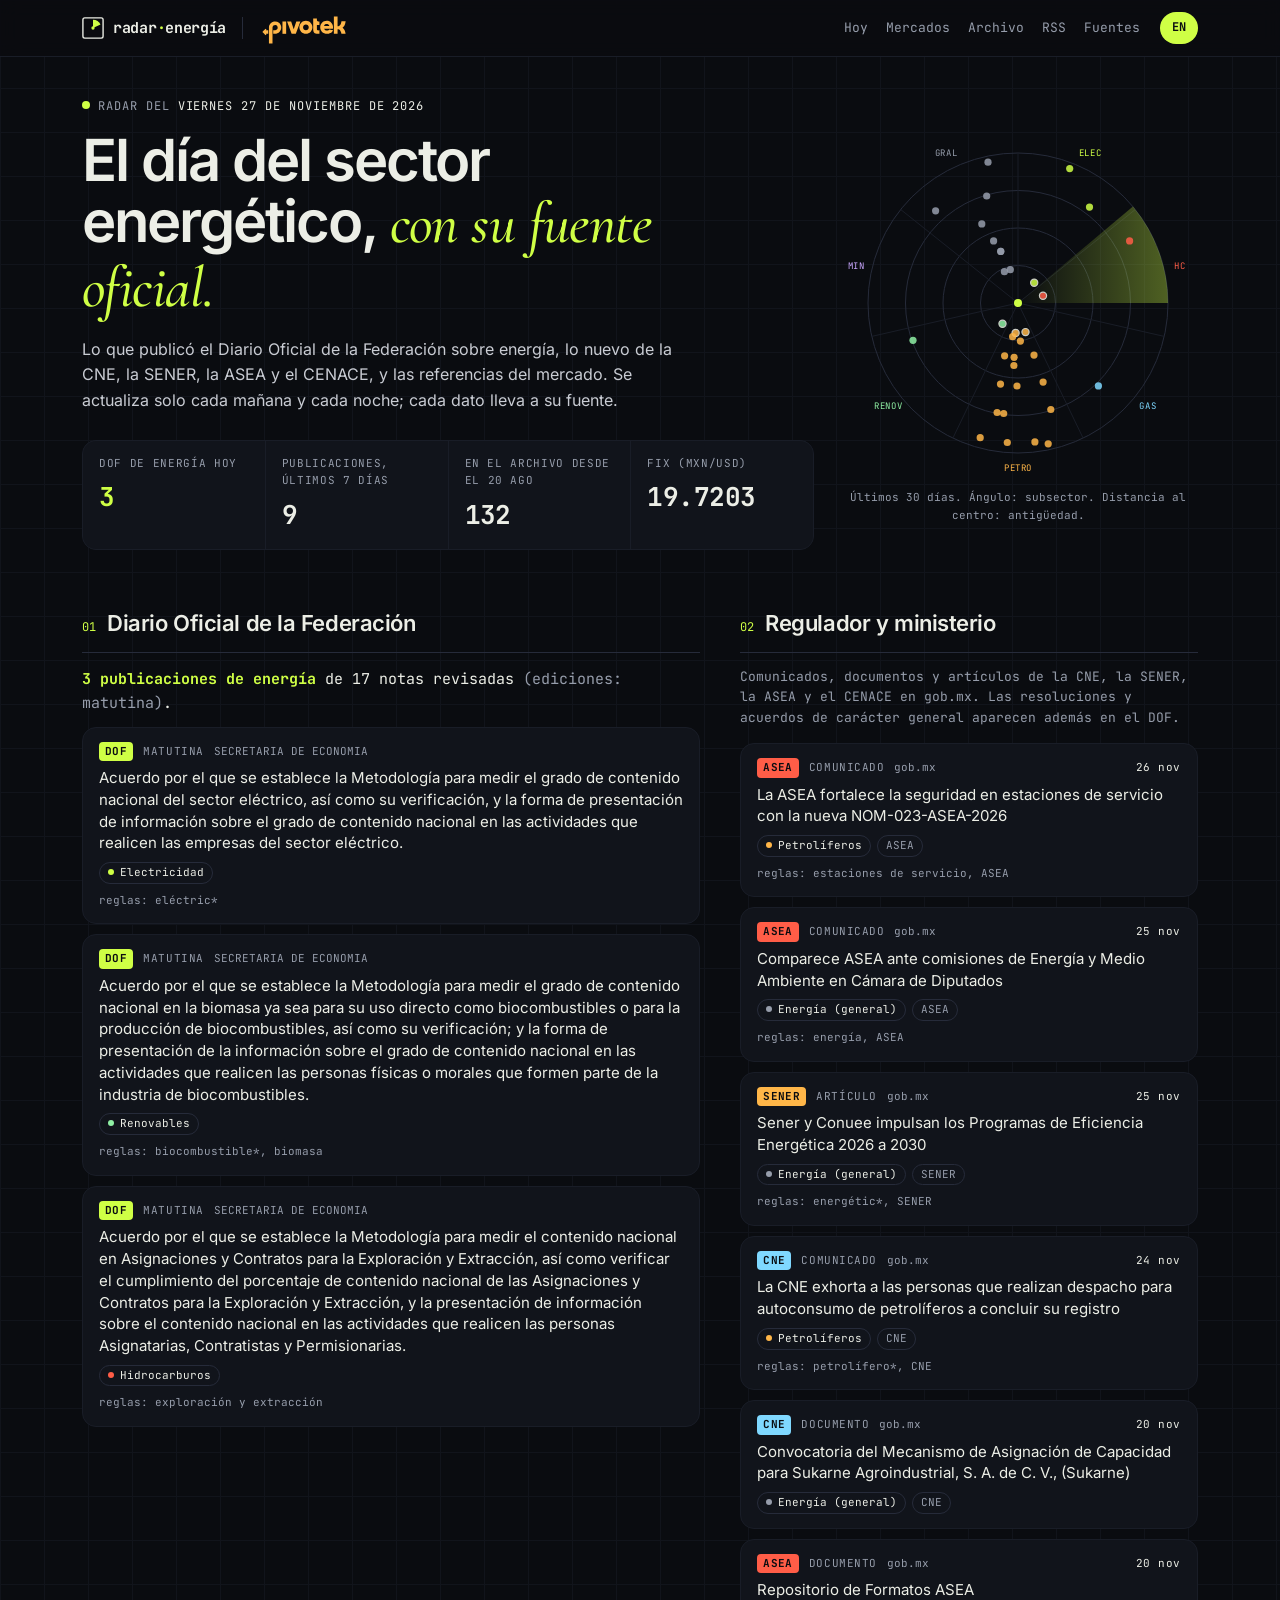
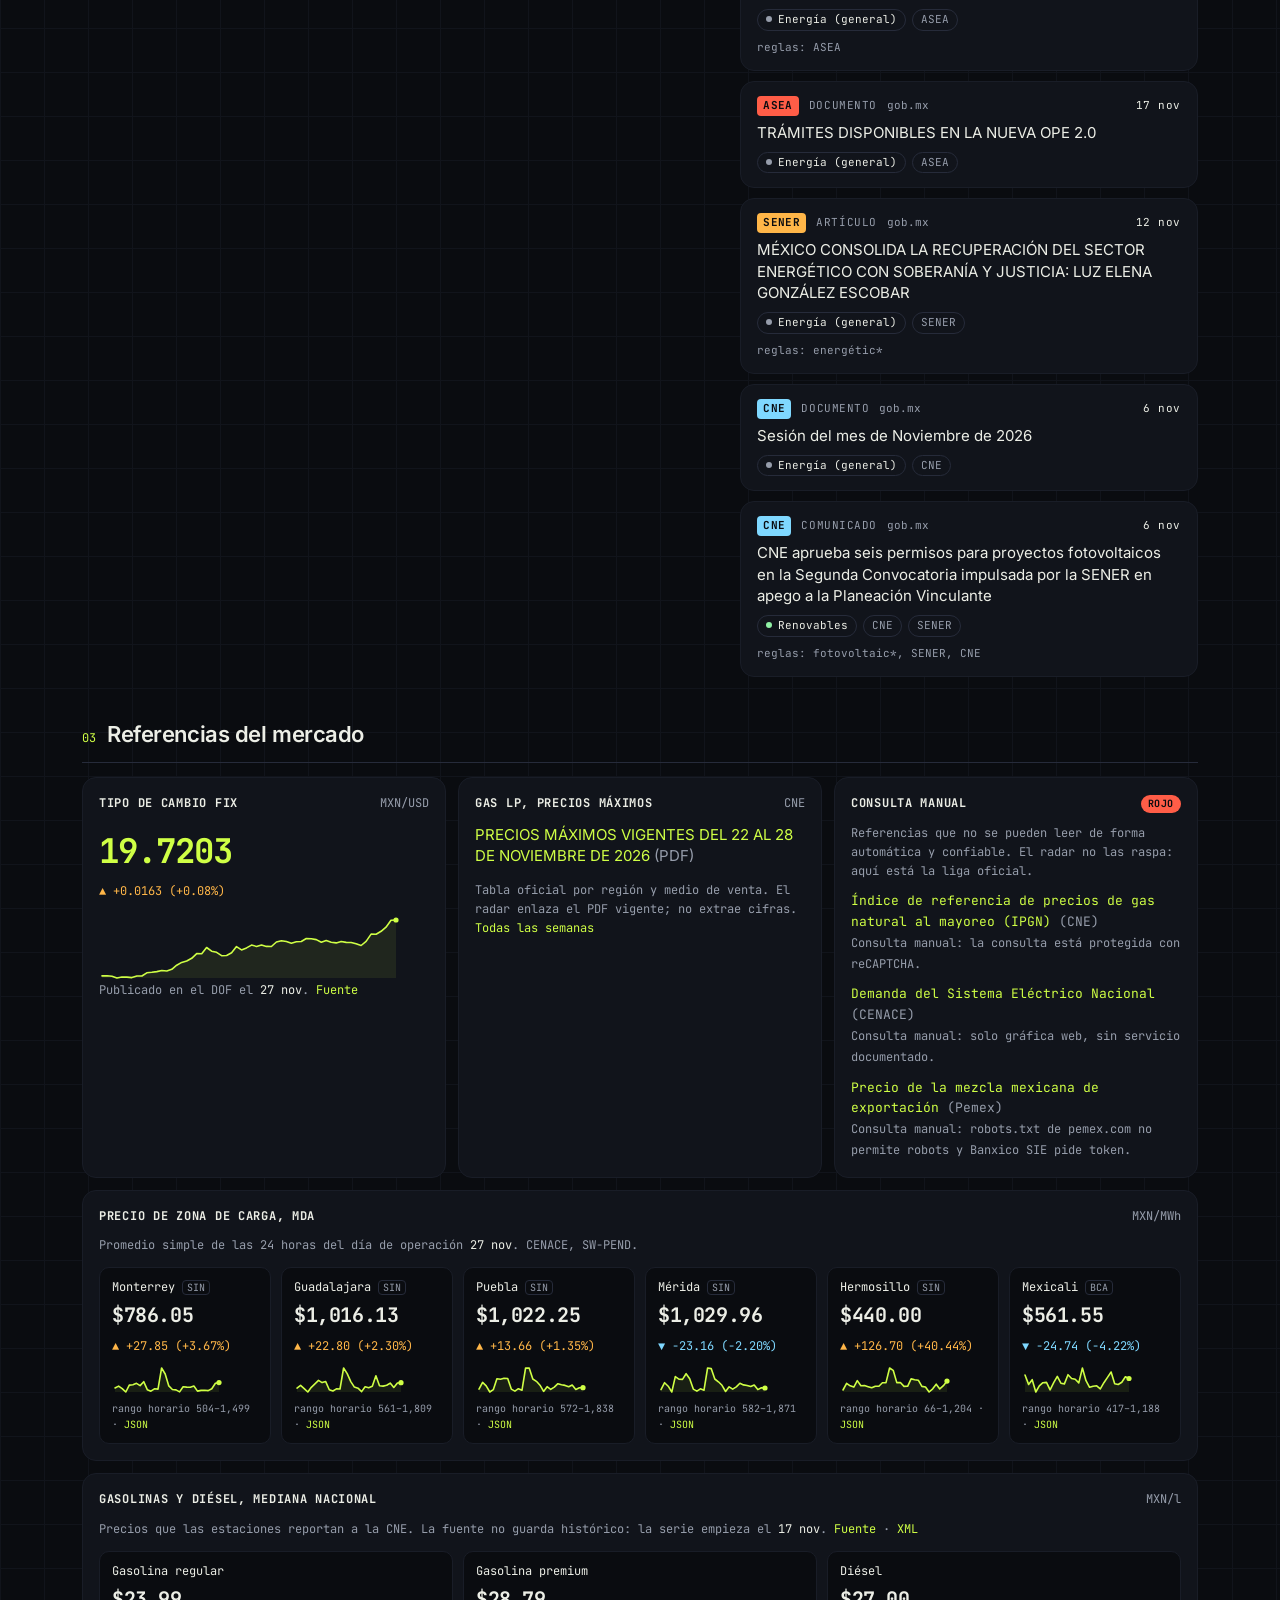
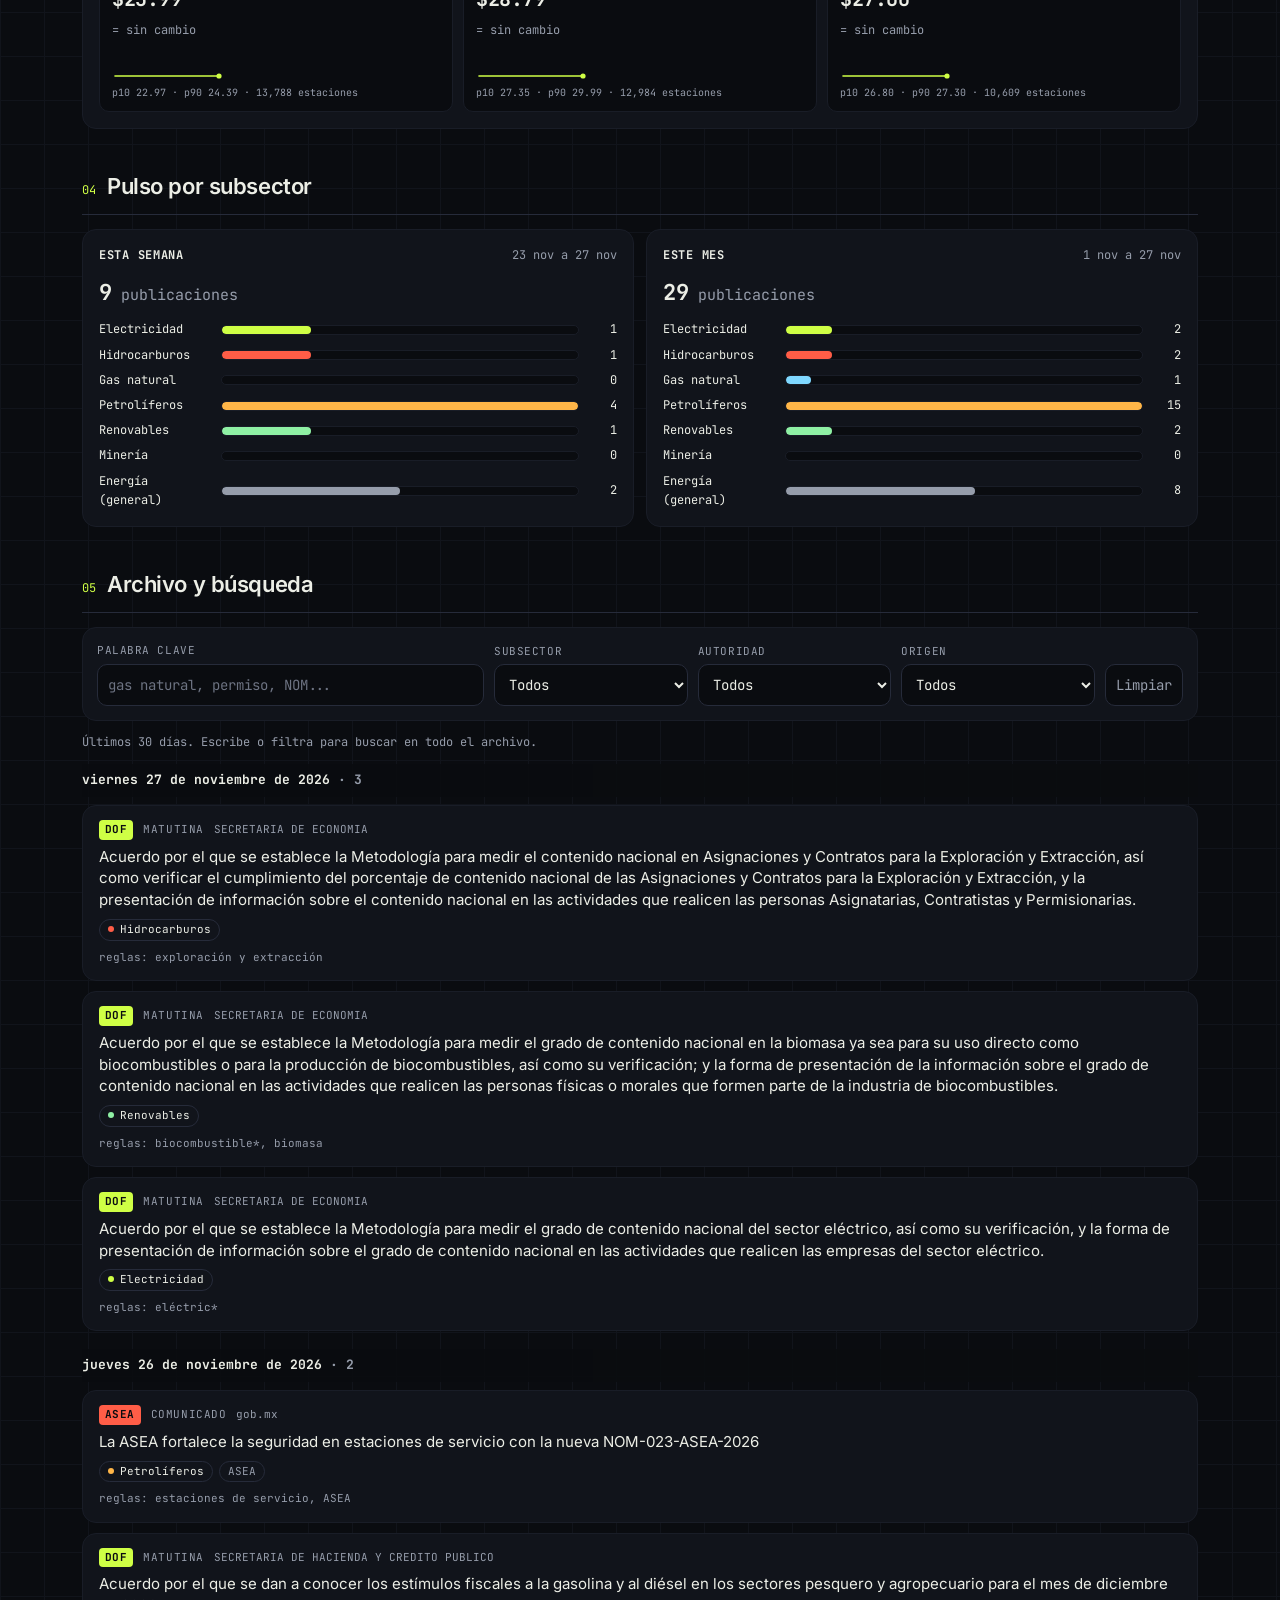
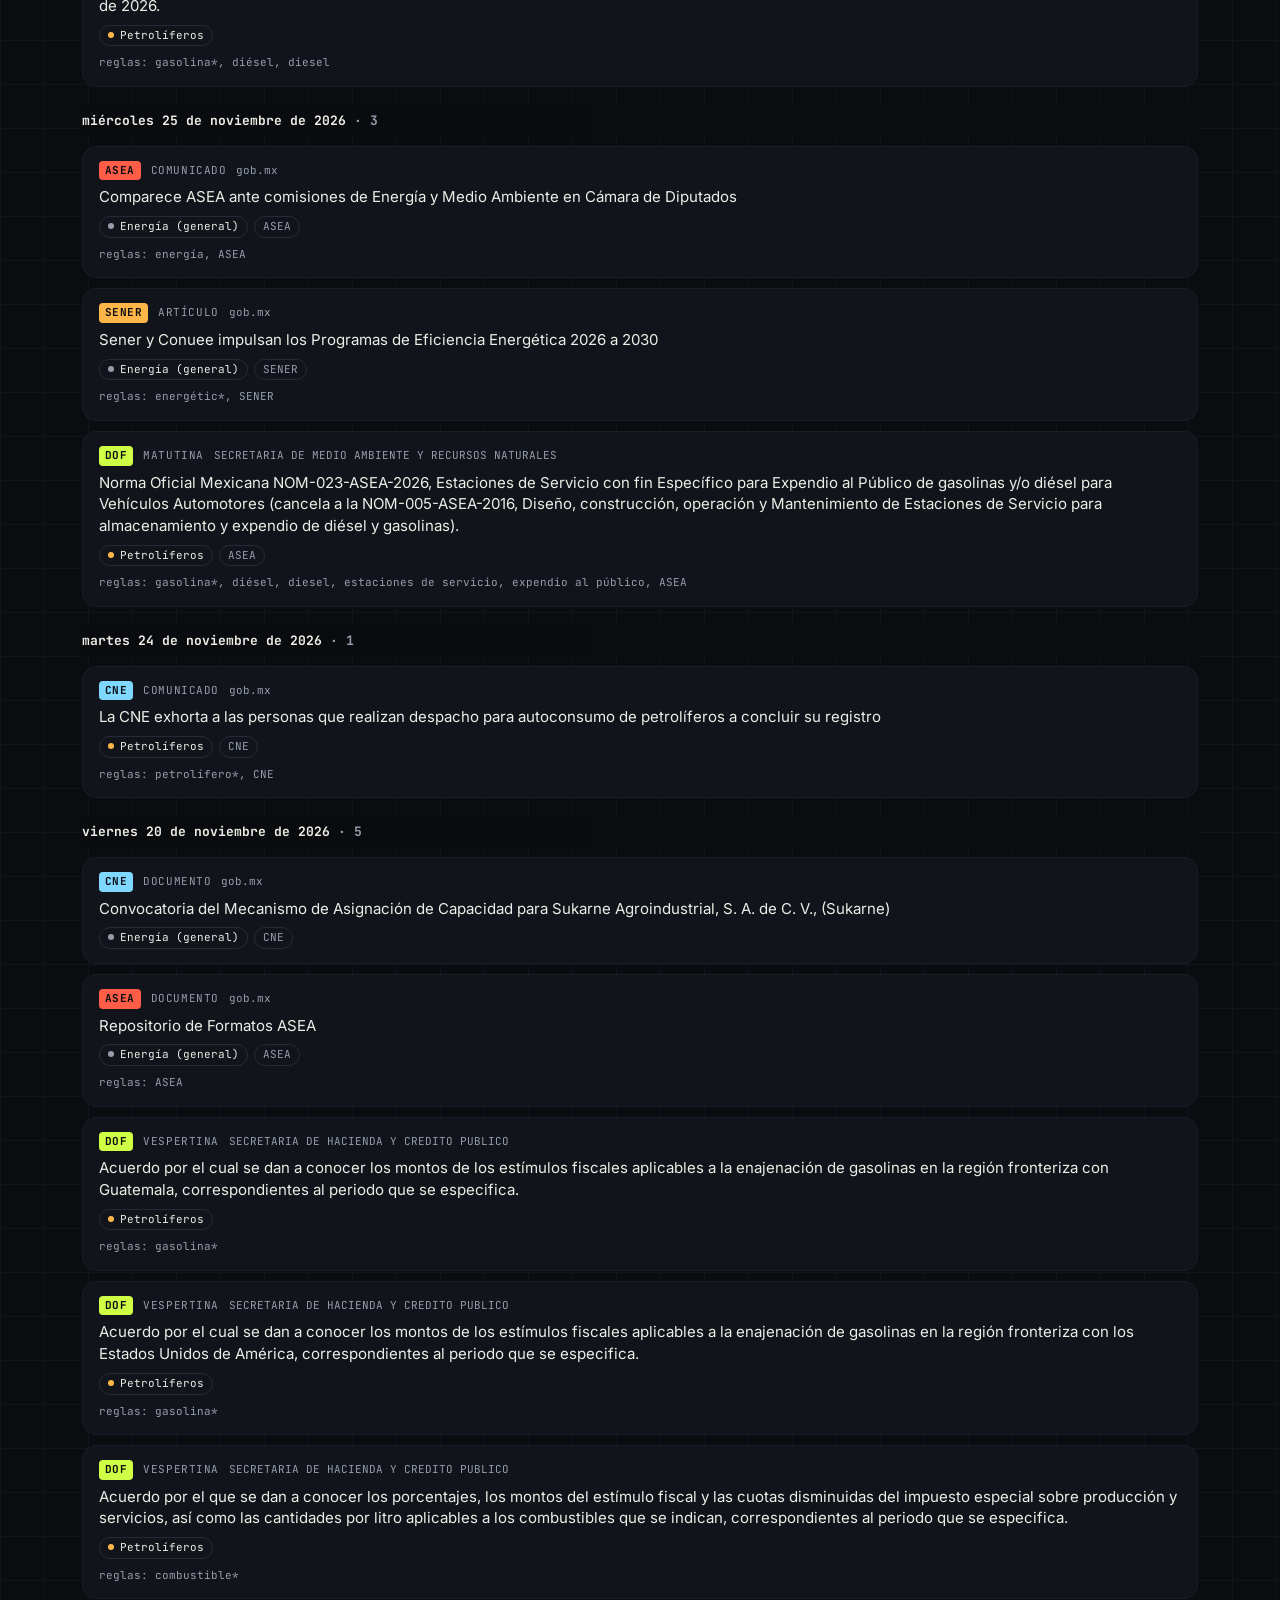
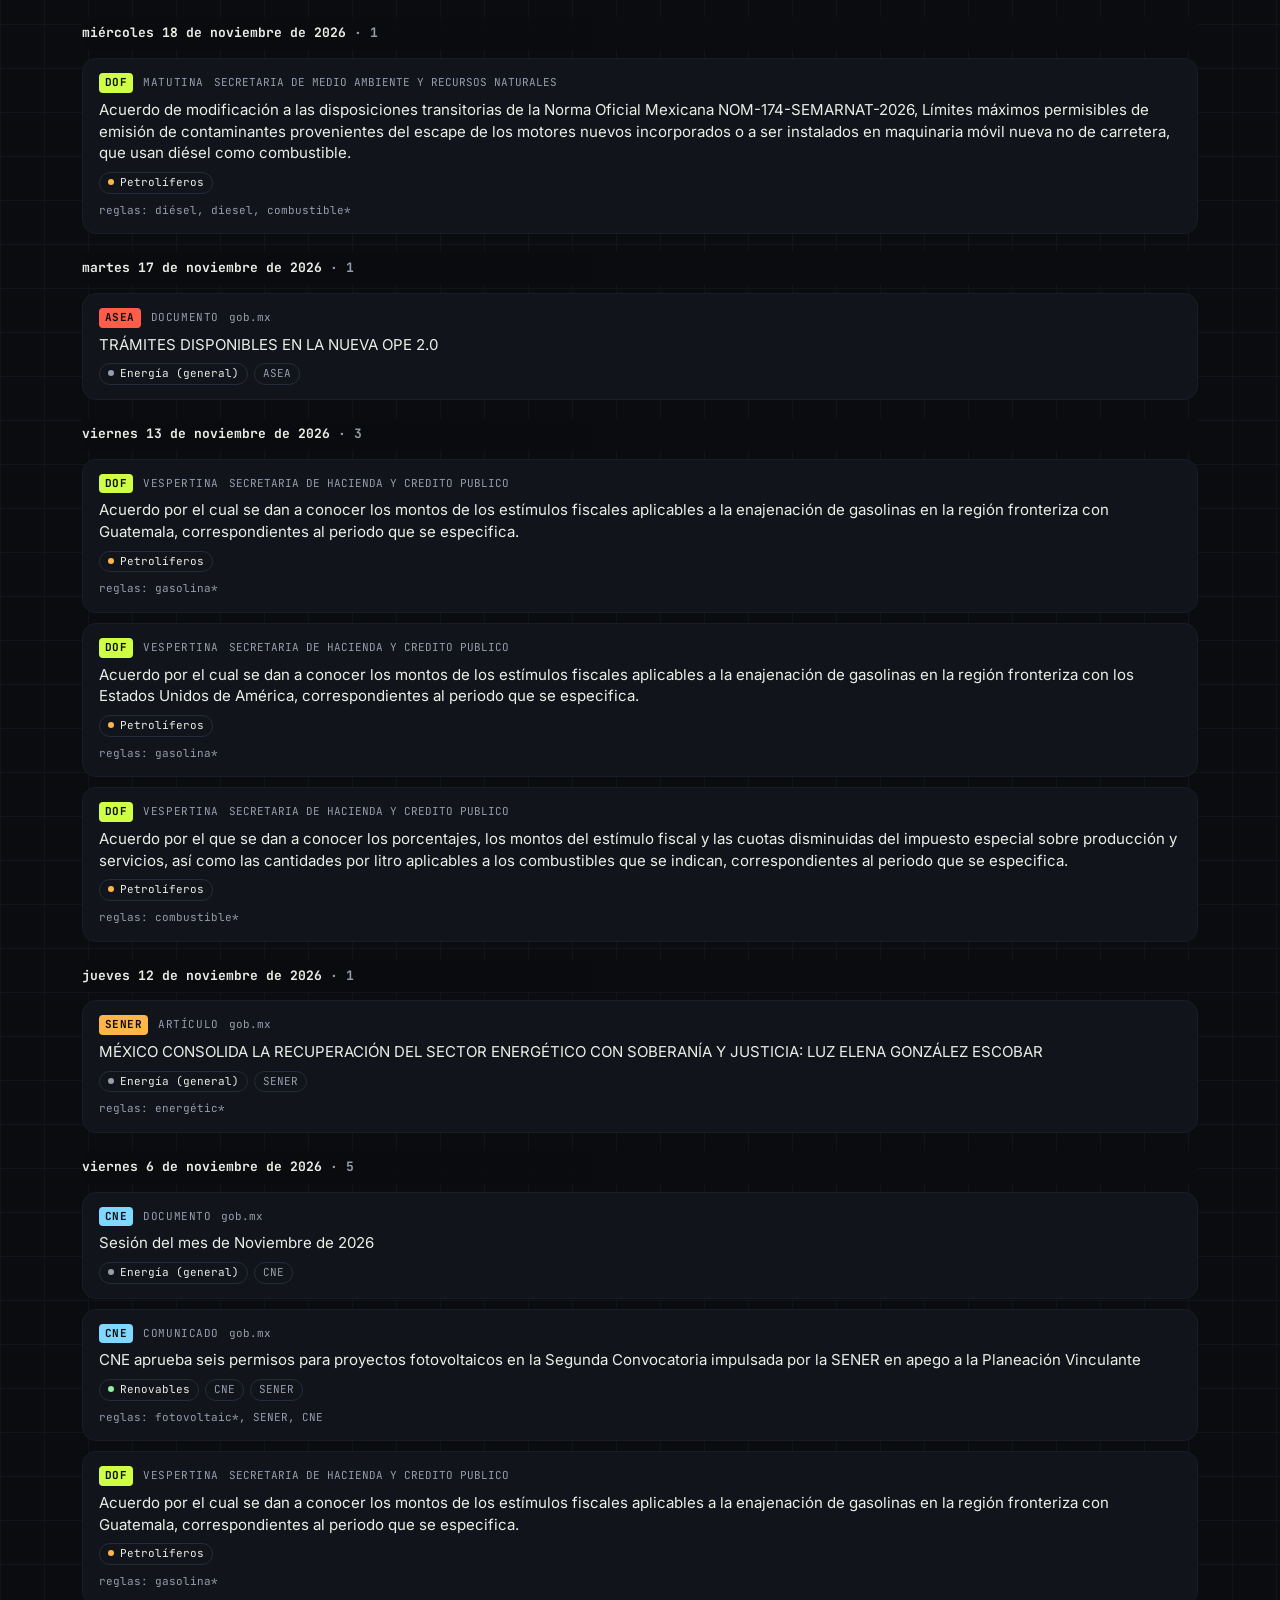
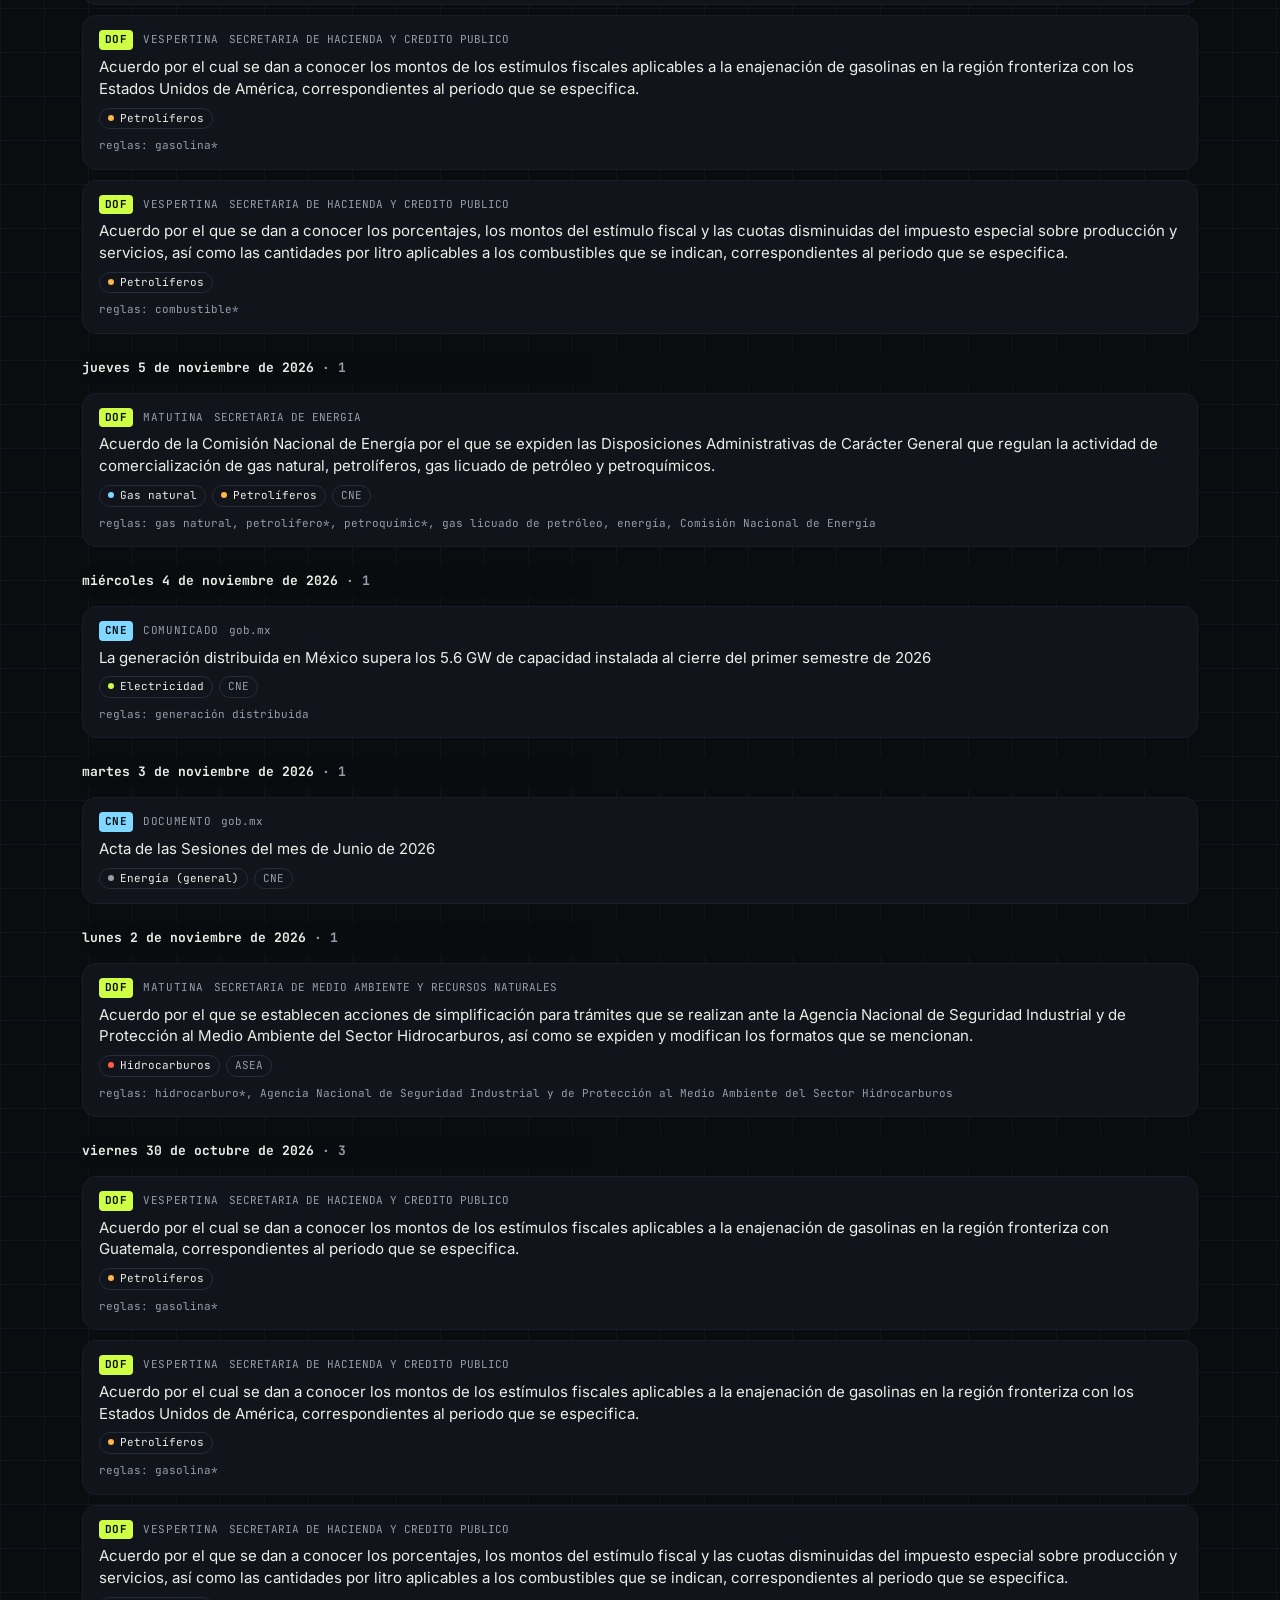
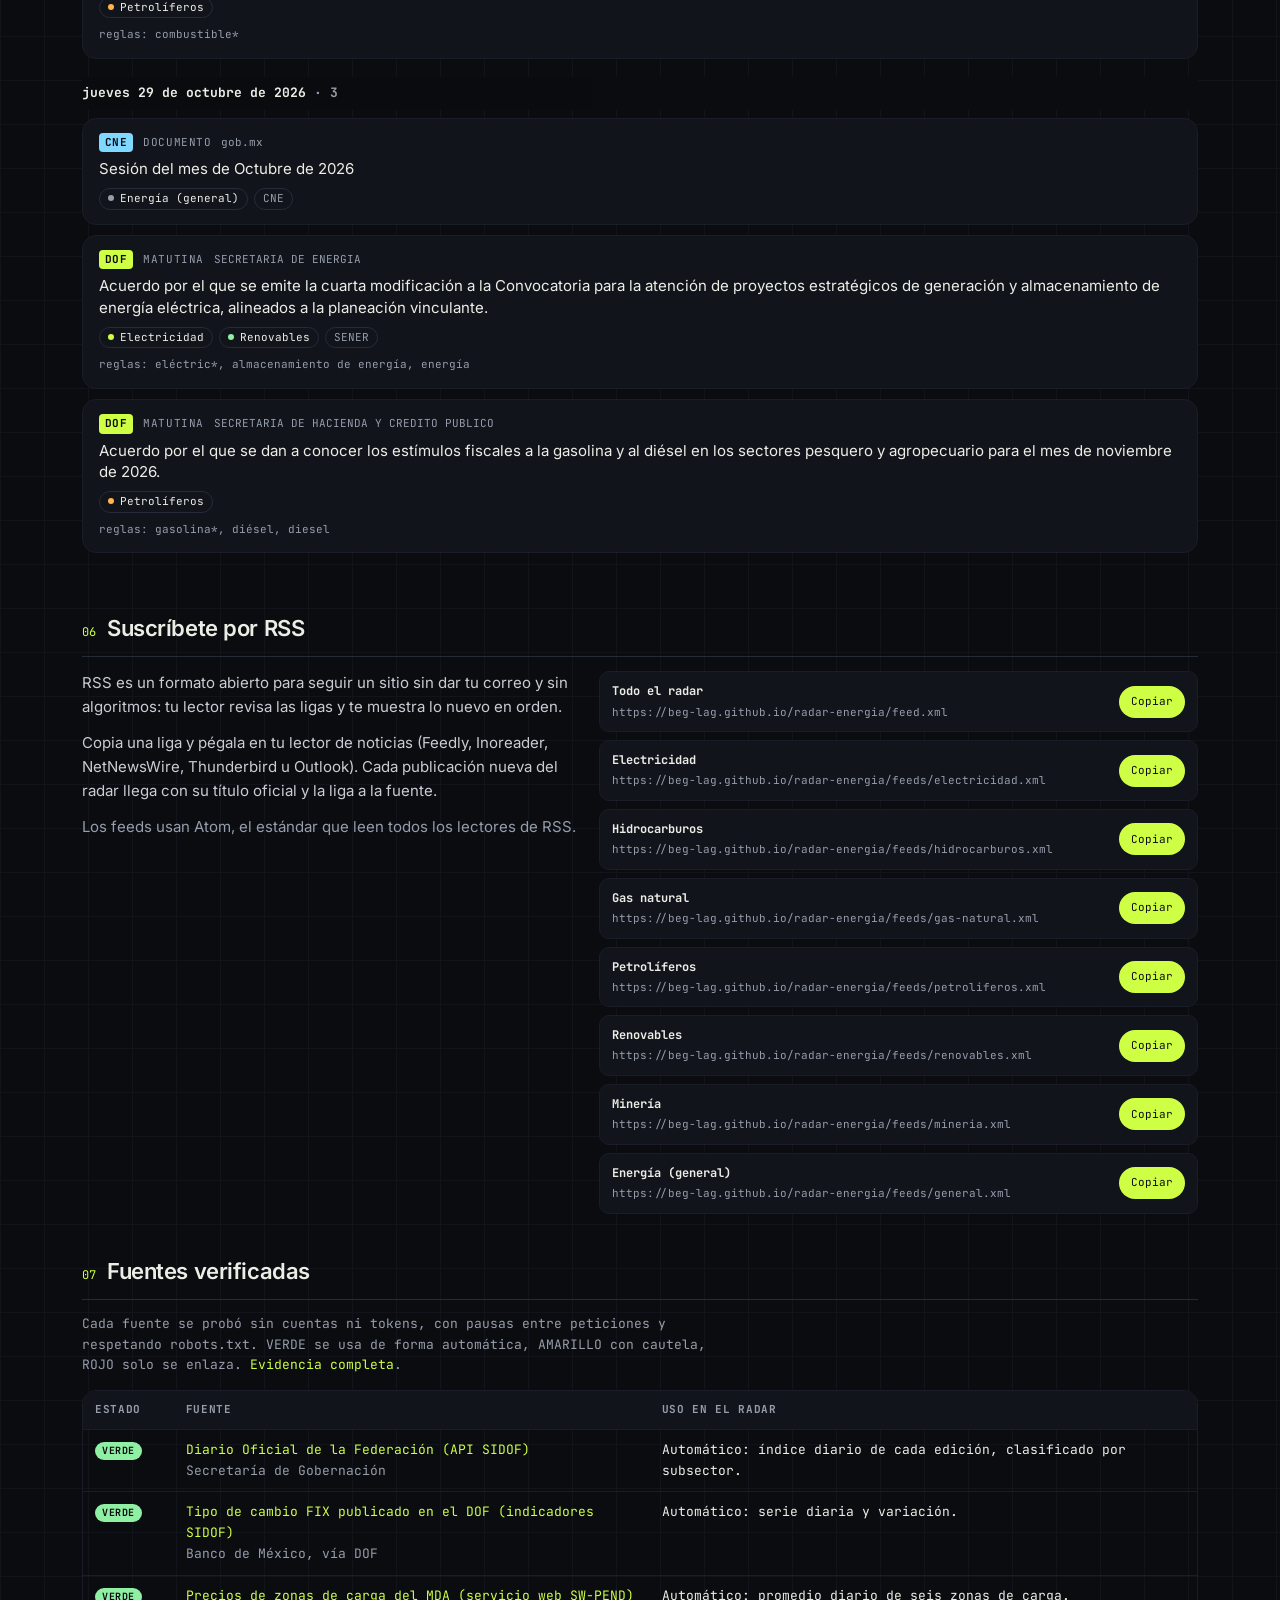
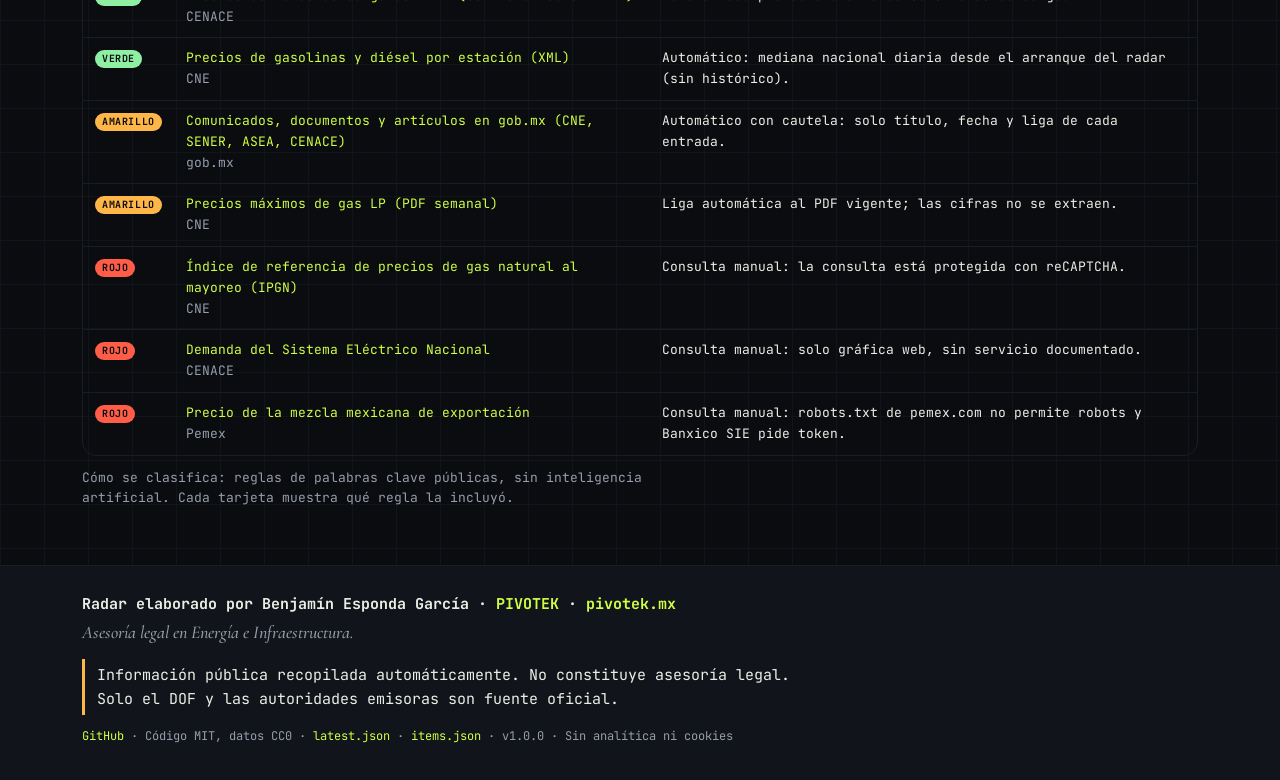
<file: docs/index.html>
<!doctype html>
<html lang="es-MX">
<head>
<meta charset="utf-8">
<meta name="viewport" content="width=device-width, initial-scale=1">
<title>radar·energía · El día del sector energético en México</title>
<meta name="description" content="Radar diario del sector energético en México: lo que publicó el DOF, lo nuevo de la CNE, la SENER, la ASEA y el CENACE, y las referencias del mercado. Cada dato con liga a su fuente oficial.">
<meta name="color-scheme" content="dark">
<meta name="theme-color" content="#0a0c10">
<link rel="canonical" href="https://beg-lag.github.io/radar-energia/">
<link rel="icon" href="assets/favicon.svg" type="image/svg+xml">
<link rel="alternate" type="application/atom+xml" title="radar·energía" href="feed.xml">
<meta property="og:type" content="website">
<meta property="og:title" content="radar·energía">
<meta property="og:description" content="DOF, regulador, ministerio y mercado: el día del sector energético en México, con liga a la fuente oficial.">
<meta property="og:url" content="https://beg-lag.github.io/radar-energia/">
<meta property="og:image" content="https://beg-lag.github.io/radar-energia/assets/og.png">
<meta name="twitter:card" content="summary_large_image">
<link rel="preload" href="assets/fonts/jetbrains-mono-latin-400-normal.woff2" as="font" type="font/woff2" crossorigin>
<link rel="stylesheet" href="assets/styles.css">
<script defer src="assets/app.js"></script>
</head>
<body>
<a class="skip" href="#hoy" data-i18n="nav.skip">Saltar al contenido</a>

<header class="top">
  <div class="wrap top-row">
    <a class="brand" href="./" aria-label="radar·energía, inicio">
      <svg class="brand-mark" viewBox="0 0 24 24" width="22" height="22" aria-hidden="true"><rect x="1" y="1" width="22" height="22" rx="2" fill="none" stroke="currentColor" stroke-width="1.5"/><path d="M12 12 L12 3 A9 9 0 0 1 20.2 8.3 Z" fill="#cfff45"/><circle cx="12" cy="12" r="1.8" fill="#cfff45"/></svg>
      <span>radar<b>·</b>energía</span>
    </a>
    <a class="pvk" href="https://pivotek.mx" title="PIVOTEK"><img class="pvk-logo" src="assets/pivotek-logotipo-naranja.svg" alt="PIVOTEK" width="90" height="34"><img class="pvk-iso" src="assets/pivotek-isotipo-naranja.svg" alt="PIVOTEK" width="21" height="24"></a>
    <nav class="nav" aria-label="Secciones">
      <a href="#hoy" data-i18n="nav.today">Hoy</a>
      <a href="#mercados" data-i18n="nav.markets">Mercados</a>
      <a href="#archivo" data-i18n="nav.archive">Archivo</a>
      <a href="#rss">RSS</a>
      <a href="#fuentes" data-i18n="nav.sources">Fuentes</a>
    </nav>
    <button type="button" class="lang" id="lang" aria-label="Read in English" data-i18n-aria="nav.lang">EN</button>
  </div>
</header>

<main id="main">
  <section class="hero wrap" aria-labelledby="hero-title">
  <div class="hero-text">
    <p class="kicker"><span class="dot" aria-hidden="true"></span> <span data-i18n="hero.kicker">Radar del</span> <time datetime="2026-11-27" data-fmt="weekday">viernes 27 de noviembre de 2026</time></p>
    <h1 id="hero-title"><span data-i18n="hero.title.a">El día del sector energético,</span> <em data-i18n="hero.title.b">con su fuente oficial.</em></h1>
    <p class="hero-sub" data-i18n="hero.sub">Lo que publicó el Diario Oficial de la Federación sobre energía, lo nuevo de la CNE, la SENER, la ASEA y el CENACE, y las referencias del mercado. Se actualiza solo cada mañana y cada noche; cada dato lleva a su fuente.</p>
    <dl class="stats">
      <div><dt data-i18n="hero.stat.dof">DOF de energía hoy</dt><dd>3</dd></div>
      <div><dt data-i18n="hero.stat.week">Publicaciones, últimos 7 días</dt><dd>9</dd></div>
      <div><dt><span data-i18n="hero.stat.total">En el archivo desde el</span> <time datetime="2026-08-20" data-fmt="short">20 ago</time></dt><dd>132</dd></div>
      <div><dt data-i18n="hero.stat.fix">FIX (MXN/USD)</dt><dd>19.7203</dd></div>
    </dl>
  </div>
  <figure class="hero-radar"><svg class="radar" viewBox="0 0 360 360" role="img" aria-labelledby="radar-t"><title id="radar-t">Radar de los últimos 30 días: cada punto es una publicación, el ángulo es su subsector y la distancia al centro, su antigüedad.</title><defs><linearGradient id="sweep" x1="0" y1="0" x2="1" y2="0"><stop offset="0" stop-color="#cfff45" stop-opacity="0"/><stop offset="1" stop-color="#cfff45" stop-opacity="0.35"/></linearGradient></defs><circle cx="180" cy="180" r="150.0" class="ring"/><circle cx="180" cy="180" r="112.5" class="ring"/><circle cx="180" cy="180" r="75.0" class="ring"/><circle cx="180" cy="180" r="37.5" class="ring"/><line x1="180" y1="180" x2="180.0" y2="30.0" class="spoke"/><text x="252.0" y="30.4" class="rim" fill="#cfff45">ELEC</text><line x1="180" y1="180" x2="297.3" y2="86.5" class="spoke"/><text x="341.8" y="143.1" class="rim" fill="#ff5d47">HC</text><line x1="180" y1="180" x2="326.2" y2="213.4" class="spoke"/><text x="309.8" y="283.5" class="rim" fill="#7fd8ff">GAS</text><line x1="180" y1="180" x2="245.1" y2="315.1" class="spoke"/><text x="180.0" y="346.0" class="rim" fill="#ffb648">PETRO</text><line x1="180" y1="180" x2="114.9" y2="315.1" class="spoke"/><text x="50.2" y="283.5" class="rim" fill="#8ff0a4">RENOV</text><line x1="180" y1="180" x2="33.8" y2="213.4" class="spoke"/><text x="18.2" y="143.1" class="rim" fill="#c9a7ff">MIN</text><line x1="180" y1="180" x2="62.7" y2="86.5" class="spoke"/><text x="108.0" y="30.4" class="rim" fill="#969dab">GRAL</text><g class="sweep"><path d="M180 180 L330 180 A150 150 0 0 0 294.9 83.6 Z" fill="url(#sweep)"/></g><circle cx="205.0" cy="172.8" r="3.6" class="blip fresh" fill="#ff5d47"/><circle cx="164.5" cy="200.8" r="3.6" class="blip fresh" fill="#8ff0a4"/><circle cx="196.2" cy="159.7" r="3.6" class="blip fresh" fill="#cfff45"/><circle cx="177.6" cy="210.0" r="3.6" class="blip fresh" fill="#ffb648"/><circle cx="187.5" cy="209.1" r="3.6" class="blip fresh" fill="#ffb648"/><circle cx="166.4" cy="148.7" r="3.6" class="blip" fill="#969dab"/><circle cx="172.3" cy="146.7" r="3.6" class="blip" fill="#969dab"/><circle cx="174.6" cy="213.7" r="3.6" class="blip" fill="#ffb648"/><circle cx="182.4" cy="218.1" r="3.6" class="blip" fill="#ffb648"/><circle cx="162.8" cy="128.3" r="3.6" class="blip" fill="#969dab"/><circle cx="162.7" cy="128.4" r="3.6" class="blip" fill="#969dab"/><circle cx="166.6" cy="232.8" r="3.6" class="blip" fill="#ffb648"/><circle cx="176.1" cy="234.3" r="3.6" class="blip" fill="#ffb648"/><circle cx="196.0" cy="232.1" r="3.6" class="blip" fill="#ffb648"/><circle cx="175.9" cy="242.5" r="3.6" class="blip" fill="#ffb648"/><circle cx="155.6" cy="117.9" r="3.6" class="blip" fill="#969dab"/><circle cx="205.1" cy="259.1" r="3.6" class="blip" fill="#ffb648"/><circle cx="162.5" cy="261.1" r="3.6" class="blip" fill="#ffb648"/><circle cx="179.0" cy="263.0" r="3.6" class="blip" fill="#ffb648"/><circle cx="143.8" cy="100.9" r="3.6" class="blip" fill="#969dab"/><circle cx="148.7" cy="73.0" r="3.6" class="blip" fill="#969dab"/><circle cx="75.0" cy="217.3" r="3.6" class="blip" fill="#8ff0a4"/><circle cx="212.8" cy="286.5" r="3.6" class="blip" fill="#ffb648"/><circle cx="165.7" cy="290.5" r="3.6" class="blip" fill="#ffb648"/><circle cx="159.1" cy="289.5" r="3.6" class="blip" fill="#ffb648"/><circle cx="260.4" cy="262.9" r="3.6" class="blip" fill="#7fd8ff"/><circle cx="251.5" cy="84.1" r="3.6" class="blip" fill="#cfff45"/><circle cx="97.6" cy="87.8" r="3.6" class="blip" fill="#969dab"/><circle cx="291.6" cy="117.9" r="3.6" class="blip" fill="#ff5d47"/><circle cx="196.9" cy="318.9" r="3.6" class="blip" fill="#ffb648"/><circle cx="142.2" cy="314.7" r="3.6" class="blip" fill="#ffb648"/><circle cx="169.3" cy="319.5" r="3.6" class="blip" fill="#ffb648"/><circle cx="150.0" cy="39.2" r="3.6" class="blip" fill="#969dab"/><circle cx="231.7" cy="45.6" r="3.6" class="blip" fill="#cfff45"/><circle cx="210.2" cy="320.8" r="3.6" class="blip" fill="#ffb648"/><circle cx="180" cy="180" r="4" fill="#cfff45"/></svg><figcaption data-i18n="hero.radar">Últimos 30 días. Ángulo: subsector. Distancia al centro: antigüedad.</figcaption></figure>
  </section>

  <div class="wrap grid-main">
    <section id="hoy" class="block" aria-labelledby="dof-title">
      <h2 id="dof-title" class="block-title"><span class="num">01</span> <span data-i18n="dof.title">Diario Oficial de la Federación</span></h2>
      <p class="lede"><strong data-i18n="dof.today.count" data-n="3">3 publicaciones de energía</strong> <span data-i18n="dof.today.of" data-n="17">de 17 notas revisadas</span> <span class="muted">(<span data-i18n="dof.editions">ediciones</span>: matutina)</span>.</p><ul class="items"><li class="item"><p class="meta"><span class="src src-dof">DOF</span><span class="meta-ed" data-i18n="ed.matutina">Matutina</span><span class="meta-iss">SECRETARIA DE ECONOMIA</span></p><h3 class="item-title"><a href="https://dof.gob.mx/nota_detalle.php?codigo=5805530&amp;fecha=27/11/2026" rel="noopener">Acuerdo por el que se establece la Metodología para medir el grado de contenido nacional del sector eléctrico, así como su verificación, y la forma de presentación de información sobre el grado de contenido nacional en las actividades que realicen las empresas del sector eléctrico.</a></h3><ul class="chips" aria-label="Clasificación"><li class="chip ss-electricidad" data-i18n="ss.electricidad">Electricidad</li></ul><p class="rules"><span data-i18n="item.rules">reglas</span>: eléctric*</p></li><li class="item"><p class="meta"><span class="src src-dof">DOF</span><span class="meta-ed" data-i18n="ed.matutina">Matutina</span><span class="meta-iss">SECRETARIA DE ECONOMIA</span></p><h3 class="item-title"><a href="https://dof.gob.mx/nota_detalle.php?codigo=5805531&amp;fecha=27/11/2026" rel="noopener">Acuerdo por el que se establece la Metodología para medir el grado de contenido nacional en la biomasa ya sea para su uso directo como biocombustibles o para la producción de biocombustibles, así como su verificación; y la forma de presentación de la información sobre el grado de contenido nacional en las actividades que realicen las personas físicas o morales que formen parte de la industria de biocombustibles.</a></h3><ul class="chips" aria-label="Clasificación"><li class="chip ss-renovables" data-i18n="ss.renovables">Renovables</li></ul><p class="rules"><span data-i18n="item.rules">reglas</span>: biocombustible*, biomasa</p></li><li class="item"><p class="meta"><span class="src src-dof">DOF</span><span class="meta-ed" data-i18n="ed.matutina">Matutina</span><span class="meta-iss">SECRETARIA DE ECONOMIA</span></p><h3 class="item-title"><a href="https://dof.gob.mx/nota_detalle.php?codigo=5805532&amp;fecha=27/11/2026" rel="noopener">Acuerdo por el que se establece la Metodología para medir el contenido nacional en Asignaciones y Contratos para la Exploración y Extracción, así como verificar el cumplimiento del porcentaje de contenido nacional de las Asignaciones y Contratos para la Exploración y Extracción, y la presentación de información sobre el contenido nacional en las actividades que realicen las personas Asignatarias, Contratistas y Permisionarias.</a></h3><ul class="chips" aria-label="Clasificación"><li class="chip ss-hidrocarburos" data-i18n="ss.hidrocarburos">Hidrocarburos</li></ul><p class="rules"><span data-i18n="item.rules">reglas</span>: exploración y extracción</p></li></ul>
    </section>

    <section id="autoridades" class="block" aria-labelledby="auth-title">
      <h2 id="auth-title" class="block-title"><span class="num">02</span> <span data-i18n="auth.title">Regulador y ministerio</span></h2>
      <p class="block-note" data-i18n="auth.note">Comunicados, documentos y artículos de la CNE, la SENER, la ASEA y el CENACE en gob.mx. Las resoluciones y acuerdos de carácter general aparecen además en el DOF.</p>
      <ul class="items"><li class="item"><p class="meta"><span class="src src-asea">ASEA</span><span class="meta-ed">Comunicado</span><span class="meta-iss">gob.mx</span><span class="meta-date"><time datetime="2026-11-26" data-fmt="short">26 nov</time></span></p><h3 class="item-title"><a href="https://www.gob.mx/asea/prensa/la-asea-fortalece-la-seguridad-en-estaciones-de-servicio-con-la-nueva-nom-023-asea-2026" rel="noopener">La ASEA fortalece la seguridad en estaciones de servicio con la nueva NOM-023-ASEA-2026</a></h3><ul class="chips" aria-label="Clasificación"><li class="chip ss-petroliferos" data-i18n="ss.petroliferos">Petrolíferos</li><li class="chip agency" title="Agencia de Seguridad, Energía y Ambiente">ASEA</li></ul><p class="rules"><span data-i18n="item.rules">reglas</span>: estaciones de servicio, ASEA</p></li><li class="item"><p class="meta"><span class="src src-asea">ASEA</span><span class="meta-ed">Comunicado</span><span class="meta-iss">gob.mx</span><span class="meta-date"><time datetime="2026-11-25" data-fmt="short">25 nov</time></span></p><h3 class="item-title"><a href="https://www.gob.mx/asea/prensa/comparece-asea-ante-comisiones-de-energia-y-medio-ambiente-en-camara-de-diputados" rel="noopener">Comparece ASEA ante comisiones de Energía y Medio Ambiente en Cámara de Diputados</a></h3><ul class="chips" aria-label="Clasificación"><li class="chip ss-general" data-i18n="ss.general">Energía (general)</li><li class="chip agency" title="Agencia de Seguridad, Energía y Ambiente">ASEA</li></ul><p class="rules"><span data-i18n="item.rules">reglas</span>: energía, ASEA</p></li><li class="item"><p class="meta"><span class="src src-sener">SENER</span><span class="meta-ed">Artículo</span><span class="meta-iss">gob.mx</span><span class="meta-date"><time datetime="2026-11-25" data-fmt="short">25 nov</time></span></p><h3 class="item-title"><a href="https://www.gob.mx/sener/es/articulos/sener-y-conuee-impulsan-los-programas-de-eficiencia-energetica-2026-a-2030" rel="noopener">Sener y Conuee impulsan los Programas de Eficiencia Energética 2026 a 2030</a></h3><ul class="chips" aria-label="Clasificación"><li class="chip ss-general" data-i18n="ss.general">Energía (general)</li><li class="chip agency" title="Secretaría de Energía">SENER</li></ul><p class="rules"><span data-i18n="item.rules">reglas</span>: energétic*, SENER</p></li><li class="item"><p class="meta"><span class="src src-cne">CNE</span><span class="meta-ed">Comunicado</span><span class="meta-iss">gob.mx</span><span class="meta-date"><time datetime="2026-11-24" data-fmt="short">24 nov</time></span></p><h3 class="item-title"><a href="https://www.gob.mx/cne/prensa/la-cne-exhorta-a-las-personas-que-realizan-despacho-para-autoconsumo-de-petroliferos-a-concluir-su-registro" rel="noopener">La CNE exhorta a las personas que realizan despacho para autoconsumo de petrolíferos a concluir su registro</a></h3><ul class="chips" aria-label="Clasificación"><li class="chip ss-petroliferos" data-i18n="ss.petroliferos">Petrolíferos</li><li class="chip agency" title="Comisión Nacional de Energía">CNE</li></ul><p class="rules"><span data-i18n="item.rules">reglas</span>: petrolífero*, CNE</p></li><li class="item"><p class="meta"><span class="src src-cne">CNE</span><span class="meta-ed">Documento</span><span class="meta-iss">gob.mx</span><span class="meta-date"><time datetime="2026-11-20" data-fmt="short">20 nov</time></span></p><h3 class="item-title"><a href="https://www.gob.mx/cne/documentos/convocatoria-del-mecanismo-de-asignacion-de-capacidad-para-sukarne-agroindustrial-s-a-de-c-v-sukarne" rel="noopener">Convocatoria del Mecanismo de Asignación de Capacidad para Sukarne Agroindustrial, S. A. de C. V., (Sukarne)</a></h3><ul class="chips" aria-label="Clasificación"><li class="chip ss-general" data-i18n="ss.general">Energía (general)</li><li class="chip agency" title="Comisión Nacional de Energía">CNE</li></ul></li><li class="item"><p class="meta"><span class="src src-asea">ASEA</span><span class="meta-ed">Documento</span><span class="meta-iss">gob.mx</span><span class="meta-date"><time datetime="2026-11-20" data-fmt="short">20 nov</time></span></p><h3 class="item-title"><a href="https://www.gob.mx/asea/documentos/repositorio-de-formatos-asea-2026" rel="noopener">Repositorio de Formatos ASEA</a></h3><ul class="chips" aria-label="Clasificación"><li class="chip ss-general" data-i18n="ss.general">Energía (general)</li><li class="chip agency" title="Agencia de Seguridad, Energía y Ambiente">ASEA</li></ul><p class="rules"><span data-i18n="item.rules">reglas</span>: ASEA</p></li><li class="item"><p class="meta"><span class="src src-asea">ASEA</span><span class="meta-ed">Documento</span><span class="meta-iss">gob.mx</span><span class="meta-date"><time datetime="2026-11-17" data-fmt="short">17 nov</time></span></p><h3 class="item-title"><a href="https://www.gob.mx/asea/documentos/tramites-disponibles-en-la-nueva-ope-2-0" rel="noopener">TRÁMITES DISPONIBLES EN LA NUEVA OPE 2.0</a></h3><ul class="chips" aria-label="Clasificación"><li class="chip ss-general" data-i18n="ss.general">Energía (general)</li><li class="chip agency" title="Agencia de Seguridad, Energía y Ambiente">ASEA</li></ul></li><li class="item"><p class="meta"><span class="src src-sener">SENER</span><span class="meta-ed">Artículo</span><span class="meta-iss">gob.mx</span><span class="meta-date"><time datetime="2026-11-12" data-fmt="short">12 nov</time></span></p><h3 class="item-title"><a href="https://www.gob.mx/sener/es/articulos/mexico-consolida-la-recuperacion-del-sector-energetico-con-soberania-y-justicia-luz-elena-gonzalez-escobar" rel="noopener">MÉXICO CONSOLIDA LA RECUPERACIÓN DEL SECTOR ENERGÉTICO CON SOBERANÍA Y JUSTICIA: LUZ ELENA GONZÁLEZ ESCOBAR</a></h3><ul class="chips" aria-label="Clasificación"><li class="chip ss-general" data-i18n="ss.general">Energía (general)</li><li class="chip agency" title="Secretaría de Energía">SENER</li></ul><p class="rules"><span data-i18n="item.rules">reglas</span>: energétic*</p></li><li class="item"><p class="meta"><span class="src src-cne">CNE</span><span class="meta-ed">Documento</span><span class="meta-iss">gob.mx</span><span class="meta-date"><time datetime="2026-11-06" data-fmt="short">6 nov</time></span></p><h3 class="item-title"><a href="https://www.gob.mx/cne/documentos/sesion-del-mes-de-noviembre-de-2026" rel="noopener">Sesión del mes de Noviembre de 2026</a></h3><ul class="chips" aria-label="Clasificación"><li class="chip ss-general" data-i18n="ss.general">Energía (general)</li><li class="chip agency" title="Comisión Nacional de Energía">CNE</li></ul></li><li class="item"><p class="meta"><span class="src src-cne">CNE</span><span class="meta-ed">Comunicado</span><span class="meta-iss">gob.mx</span><span class="meta-date"><time datetime="2026-11-06" data-fmt="short">6 nov</time></span></p><h3 class="item-title"><a href="https://www.gob.mx/cne/prensa/cne-aprueba-seis-permisos-para-proyectos-fotovoltaicos-en-la-segunda-convocatoria-impulsada-por-sener-en-apego-a-la-planeacion-vinculante" rel="noopener">CNE aprueba seis permisos para proyectos fotovoltaicos en la Segunda Convocatoria impulsada por la SENER en apego a la Planeación Vinculante</a></h3><ul class="chips" aria-label="Clasificación"><li class="chip ss-renovables" data-i18n="ss.renovables">Renovables</li><li class="chip agency" title="Comisión Nacional de Energía">CNE</li><li class="chip agency" title="Secretaría de Energía">SENER</li></ul><p class="rules"><span data-i18n="item.rules">reglas</span>: fotovoltaic*, SENER, CNE</p></li></ul>
    </section>
  </div>

  <section id="mercados" class="block wrap" aria-labelledby="mk-title">
    <h2 id="mk-title" class="block-title"><span class="num">03</span> <span data-i18n="mk.title">Referencias del mercado</span></h2>
    <div class="cards"><article class="card mk mk-fix"><h3 class="mk-title"><span data-i18n="mk.fix">Tipo de cambio FIX</span><span class="unit">MXN/USD</span></h3><p class="mk-value">19.7203</p><p><span class="delta up"><span aria-hidden="true">▲</span> +0.0163 (+0.08%)</span></p><svg class="spark" viewBox="0 0 300 64" width="300" height="64" role="img" aria-label="FIX, últimos 60 datos: mínimo 16.8748, máximo 19.7203" focusable="false"><polygon class="spark-area" points="3.0,61.0 3.0,58.9 8.0,58.7 13.0,59.3 17.9,61.0 22.9,60.0 27.9,60.1 32.9,60.6 37.9,59.0 42.9,59.0 47.8,55.8 52.8,55.3 57.8,54.6 62.8,53.5 67.8,54.0 72.8,52.3 77.7,48.2 82.7,45.4 87.7,44.0 92.7,41.3 97.7,36.6 102.7,36.7 107.6,30.5 112.6,34.2 117.6,35.3 122.6,38.7 127.6,38.5 132.6,35.8 137.5,29.6 142.5,32.9 147.5,30.9 152.5,28.1 157.5,29.4 162.5,28.0 167.4,29.4 172.4,29.5 177.4,25.0 182.4,23.8 187.4,24.5 192.4,26.2 197.3,24.8 202.3,24.5 207.3,21.5 212.3,21.8 217.3,22.6 222.3,25.3 227.2,23.5 232.2,25.2 237.2,25.9 242.2,24.5 247.2,25.4 252.2,25.5 257.1,26.8 262.1,28.5 267.1,24.4 272.1,17.1 277.1,17.2 282.1,14.3 287.0,10.2 292.0,3.3 297.0,3.0 297.0,61.0"/><polyline class="spark-line" points="3.0,58.9 8.0,58.7 13.0,59.3 17.9,61.0 22.9,60.0 27.9,60.1 32.9,60.6 37.9,59.0 42.9,59.0 47.8,55.8 52.8,55.3 57.8,54.6 62.8,53.5 67.8,54.0 72.8,52.3 77.7,48.2 82.7,45.4 87.7,44.0 92.7,41.3 97.7,36.6 102.7,36.7 107.6,30.5 112.6,34.2 117.6,35.3 122.6,38.7 127.6,38.5 132.6,35.8 137.5,29.6 142.5,32.9 147.5,30.9 152.5,28.1 157.5,29.4 162.5,28.0 167.4,29.4 172.4,29.5 177.4,25.0 182.4,23.8 187.4,24.5 192.4,26.2 197.3,24.8 202.3,24.5 207.3,21.5 212.3,21.8 217.3,22.6 222.3,25.3 227.2,23.5 232.2,25.2 237.2,25.9 242.2,24.5 247.2,25.4 252.2,25.5 257.1,26.8 262.1,28.5 267.1,24.4 272.1,17.1 277.1,17.2 282.1,14.3 287.0,10.2 292.0,3.3 297.0,3.0"/><circle class="spark-dot" cx="297.0" cy="3.0" r="2.6"/></svg><p class="mk-foot"><span data-i18n="mk.fix.pub">Publicado en el DOF el</span> <time datetime="2026-11-27" data-fmt="short">27 nov</time>. <a href="https://sidof.segob.gob.mx/dof/sidof/indicadores/27-11-2026" rel="noopener" data-i18n="mk.source">Fuente</a></p></article><article class="card mk mk-doc"><h3 class="mk-title"><span data-i18n="mk.gaslp">Gas LP, precios máximos</span><span class="unit">CNE</span></h3><p class="doc-title"><a href="https://www.gob.mx/cms/uploads/attachment/file/1117388/PRECIOS_MAXIMOS_VIGENTES_DEL_22_al_28_de_noviembre_DE_2026.pdf" rel="noopener">PRECIOS MÁXIMOS VIGENTES DEL 22 AL 28 DE NOVIEMBRE DE 2026</a> <span class="muted">(PDF)</span></p><p class="mk-note" data-i18n="mk.gaslp.note">Tabla oficial por región y medio de venta. El radar enlaza el PDF vigente; no extrae cifras.</p><p class="mk-foot"><a href="https://www.gob.mx/cne/documentos/precios-maximos-aplicables-de-gas-lp-399897" rel="noopener" data-i18n="mk.gaslp.all">Todas las semanas</a></p></article><article class="card mk mk-manual"><h3 class="mk-title"><span data-i18n="mk.manual">Consulta manual</span><span class="unit pill rojo" data-en="RED">ROJO</span></h3><p class="mk-note" data-i18n="mk.manual.note">Referencias que no se pueden leer de forma automática y confiable. El radar no las raspa: aquí está la liga oficial.</p><ul class="manual"><li><a href="https://www.cne.gob.mx/IPGN/" rel="noopener" data-en="Wholesale natural gas reference price index (IPGN)">Índice de referencia de precios de gas natural al mayoreo (IPGN)</a> <span class="muted">(CNE)</span><br><span class="why" data-en="Manual lookup: the query form is protected by reCAPTCHA.">Consulta manual: la consulta está protegida con reCAPTCHA.</span></li><li><a href="https://www.cenace.gob.mx/GraficaDemanda.aspx" rel="noopener" data-en="National grid demand">Demanda del Sistema Eléctrico Nacional</a> <span class="muted">(CENACE)</span><br><span class="why" data-en="Manual lookup: web chart only, no documented service.">Consulta manual: solo gráfica web, sin servicio documentado.</span></li><li><a href="https://www.pemex.com/" rel="noopener" data-en="Mexican crude export blend price">Precio de la mezcla mexicana de exportación</a> <span class="muted">(Pemex)</span><br><span class="why" data-en="Manual lookup: pemex.com robots.txt disallows robots and Banxico SIE needs a token.">Consulta manual: robots.txt de pemex.com no permite robots y Banxico SIE pide token.</span></li></ul></article><article class="card mk mk-zones"><h3 class="mk-title"><span data-i18n="mk.pz">Precio de zona de carga, MDA</span><span class="unit">MXN/MWh</span></h3><p class="mk-note"><span data-i18n="mk.pz.note">Promedio simple de las 24 horas del día de operación</span> <time datetime="2026-11-27" data-fmt="short">27 nov</time>. CENACE, SW-PEND.</p><ul class="zones"><li class="zone"><p class="zone-name">Monterrey <span class="sys">SIN</span></p><p class="zone-value">$786.05</p><p><span class="delta up"><span aria-hidden="true">▲</span> +27.85 (+3.67%)</span></p><svg class="spark" viewBox="0 0 110 30" width="110" height="30" role="img" aria-label="Monterrey, 30 días: mínimo 377, máximo 1,424" focusable="false"><polygon class="spark-area" points="3.0,27.0 3.0,23.0 6.6,21.1 10.2,23.6 13.8,27.0 17.3,20.1 20.9,19.7 24.5,18.3 28.1,20.6 31.7,16.7 35.3,24.7 38.9,26.2 42.4,23.8 46.0,24.1 49.6,3.0 53.2,9.0 56.8,20.9 60.4,24.5 64.0,24.9 67.6,26.9 71.1,21.8 74.7,22.1 78.3,22.2 81.9,21.0 85.5,26.1 89.1,25.4 92.7,25.3 96.2,25.6 99.8,23.7 103.4,18.3 107.0,17.6 107.0,27.0"/><polyline class="spark-line" points="3.0,23.0 6.6,21.1 10.2,23.6 13.8,27.0 17.3,20.1 20.9,19.7 24.5,18.3 28.1,20.6 31.7,16.7 35.3,24.7 38.9,26.2 42.4,23.8 46.0,24.1 49.6,3.0 53.2,9.0 56.8,20.9 60.4,24.5 64.0,24.9 67.6,26.9 71.1,21.8 74.7,22.1 78.3,22.2 81.9,21.0 85.5,26.1 89.1,25.4 92.7,25.3 96.2,25.6 99.8,23.7 103.4,18.3 107.0,17.6"/><circle class="spark-dot" cx="107.0" cy="17.6" r="2.6"/></svg><p class="zone-range"><span data-i18n="mk.range">rango horario</span> 504–1,499 · <a href="https://ws01.cenace.gob.mx:8082/SWPEND/SIM/SIN/MDA/MONTERREY/2026/11/27/2026/11/27/JSON" rel="noopener">JSON</a></p></li><li class="zone"><p class="zone-name">Guadalajara <span class="sys">SIN</span></p><p class="zone-value">$1,016.13</p><p><span class="delta up"><span aria-hidden="true">▲</span> +22.80 (+2.30%)</span></p><svg class="spark" viewBox="0 0 110 30" width="110" height="30" role="img" aria-label="Guadalajara, 30 días: mínimo 397, máximo 1,993" focusable="false"><polygon class="spark-area" points="3.0,27.0 3.0,23.1 6.6,20.4 10.2,23.6 13.8,27.0 17.3,22.3 20.9,18.9 24.5,15.4 28.1,17.6 31.7,16.6 35.3,24.7 38.9,26.0 42.4,23.9 46.0,24.0 49.6,3.0 53.2,8.6 56.8,16.6 60.4,22.1 64.0,23.2 67.6,26.6 71.1,21.8 74.7,22.7 78.3,21.3 81.9,10.7 85.5,20.8 89.1,21.1 92.7,20.3 96.2,18.1 99.8,22.5 103.4,18.0 107.0,17.7 107.0,27.0"/><polyline class="spark-line" points="3.0,23.1 6.6,20.4 10.2,23.6 13.8,27.0 17.3,22.3 20.9,18.9 24.5,15.4 28.1,17.6 31.7,16.6 35.3,24.7 38.9,26.0 42.4,23.9 46.0,24.0 49.6,3.0 53.2,8.6 56.8,16.6 60.4,22.1 64.0,23.2 67.6,26.6 71.1,21.8 74.7,22.7 78.3,21.3 81.9,10.7 85.5,20.8 89.1,21.1 92.7,20.3 96.2,18.1 99.8,22.5 103.4,18.0 107.0,17.7"/><circle class="spark-dot" cx="107.0" cy="17.7" r="2.6"/></svg><p class="zone-range"><span data-i18n="mk.range">rango horario</span> 561–1,809 · <a href="https://ws01.cenace.gob.mx:8082/SWPEND/SIM/SIN/MDA/GUADALAJARA/2026/11/27/2026/11/27/JSON" rel="noopener">JSON</a></p></li><li class="zone"><p class="zone-name">Puebla <span class="sys">SIN</span></p><p class="zone-value">$1,022.25</p><p><span class="delta up"><span aria-hidden="true">▲</span> +13.66 (+1.35%)</span></p><svg class="spark" viewBox="0 0 110 30" width="110" height="30" role="img" aria-label="Puebla, 30 días: mínimo 422, máximo 3,785" focusable="false"><polygon class="spark-area" points="3.0,27.0 3.0,24.1 6.6,17.4 10.2,20.9 13.8,27.0 17.3,24.7 20.9,13.7 24.5,14.3 28.1,13.2 31.7,13.5 35.3,24.1 38.9,26.1 42.4,23.7 46.0,25.2 49.6,3.0 53.2,3.1 56.8,14.0 60.4,16.3 64.0,20.2 67.6,26.4 71.1,21.7 74.7,24.4 78.3,22.1 81.9,18.7 85.5,19.7 89.1,20.4 92.7,21.7 96.2,20.1 99.8,24.5 103.4,22.8 107.0,22.7 107.0,27.0"/><polyline class="spark-line" points="3.0,24.1 6.6,17.4 10.2,20.9 13.8,27.0 17.3,24.7 20.9,13.7 24.5,14.3 28.1,13.2 31.7,13.5 35.3,24.1 38.9,26.1 42.4,23.7 46.0,25.2 49.6,3.0 53.2,3.1 56.8,14.0 60.4,16.3 64.0,20.2 67.6,26.4 71.1,21.7 74.7,24.4 78.3,22.1 81.9,18.7 85.5,19.7 89.1,20.4 92.7,21.7 96.2,20.1 99.8,24.5 103.4,22.8 107.0,22.7"/><circle class="spark-dot" cx="107.0" cy="22.7" r="2.6"/></svg><p class="zone-range"><span data-i18n="mk.range">rango horario</span> 572–1,838 · <a href="https://ws01.cenace.gob.mx:8082/SWPEND/SIM/SIN/MDA/PUEBLA/2026/11/27/2026/11/27/JSON" rel="noopener">JSON</a></p></li><li class="zone"><p class="zone-name">Mérida <span class="sys">SIN</span></p><p class="zone-value">$1,029.96</p><p><span class="delta down"><span aria-hidden="true">▼</span> -23.16 (-2.20%)</span></p><svg class="spark" viewBox="0 0 110 30" width="110" height="30" role="img" aria-label="Mérida, 30 días: mínimo 456, máximo 3,878" focusable="false"><polygon class="spark-area" points="3.0,27.0 3.0,24.6 6.6,17.7 10.2,21.2 13.8,27.0 17.3,11.6 20.9,14.1 24.5,14.4 28.1,8.7 31.7,13.8 35.3,24.1 38.9,26.1 42.4,23.8 46.0,25.2 49.6,3.0 53.2,3.6 56.8,14.0 60.4,16.8 64.0,20.3 67.6,26.5 71.1,21.8 74.7,24.2 78.3,21.9 81.9,18.3 85.5,19.9 89.1,20.5 92.7,21.5 96.2,20.0 99.8,24.6 103.4,22.8 107.0,23.0 107.0,27.0"/><polyline class="spark-line" points="3.0,24.6 6.6,17.7 10.2,21.2 13.8,27.0 17.3,11.6 20.9,14.1 24.5,14.4 28.1,8.7 31.7,13.8 35.3,24.1 38.9,26.1 42.4,23.8 46.0,25.2 49.6,3.0 53.2,3.6 56.8,14.0 60.4,16.8 64.0,20.3 67.6,26.5 71.1,21.8 74.7,24.2 78.3,21.9 81.9,18.3 85.5,19.9 89.1,20.5 92.7,21.5 96.2,20.0 99.8,24.6 103.4,22.8 107.0,23.0"/><circle class="spark-dot" cx="107.0" cy="23.0" r="2.6"/></svg><p class="zone-range"><span data-i18n="mk.range">rango horario</span> 582–1,871 · <a href="https://ws01.cenace.gob.mx:8082/SWPEND/SIM/SIN/MDA/MERIDA/2026/11/27/2026/11/27/JSON" rel="noopener">JSON</a></p></li><li class="zone"><p class="zone-name">Hermosillo <span class="sys">SIN</span></p><p class="zone-value">$440.00</p><p><span class="delta up"><span aria-hidden="true">▲</span> +126.70 (+40.44%)</span></p><svg class="spark" viewBox="0 0 110 30" width="110" height="30" role="img" aria-label="Hermosillo, 30 días: mínimo 143, máximo 796" focusable="false"><polygon class="spark-area" points="3.0,27.0 3.0,25.0 6.6,18.3 10.2,20.8 13.8,22.1 17.3,15.6 20.9,20.8 24.5,20.6 28.1,21.7 31.7,22.8 35.3,21.2 38.9,21.2 42.4,17.8 46.0,17.6 49.6,3.0 53.2,5.3 56.8,17.6 60.4,17.5 64.0,21.4 67.6,21.3 71.1,13.9 74.7,14.7 78.3,15.2 81.9,21.4 85.5,22.0 89.1,27.0 92.7,23.8 96.2,19.2 99.8,23.9 103.4,20.7 107.0,16.1 107.0,27.0"/><polyline class="spark-line" points="3.0,25.0 6.6,18.3 10.2,20.8 13.8,22.1 17.3,15.6 20.9,20.8 24.5,20.6 28.1,21.7 31.7,22.8 35.3,21.2 38.9,21.2 42.4,17.8 46.0,17.6 49.6,3.0 53.2,5.3 56.8,17.6 60.4,17.5 64.0,21.4 67.6,21.3 71.1,13.9 74.7,14.7 78.3,15.2 81.9,21.4 85.5,22.0 89.1,27.0 92.7,23.8 96.2,19.2 99.8,23.9 103.4,20.7 107.0,16.1"/><circle class="spark-dot" cx="107.0" cy="16.1" r="2.6"/></svg><p class="zone-range"><span data-i18n="mk.range">rango horario</span> 66–1,204 · <a href="https://ws01.cenace.gob.mx:8082/SWPEND/SIM/SIN/MDA/HERMOSILLO/2026/11/27/2026/11/27/JSON" rel="noopener">JSON</a></p></li><li class="zone"><p class="zone-name">Mexicali <span class="sys">BCA</span></p><p class="zone-value">$561.55</p><p><span class="delta down"><span aria-hidden="true">▼</span> -24.74 (-4.22%)</span></p><svg class="spark" viewBox="0 0 110 30" width="110" height="30" role="img" aria-label="Mexicali, 30 días: mínimo 366, máximo 714" focusable="false"><polygon class="spark-area" points="3.0,27.0 3.0,10.0 6.6,19.4 10.2,14.7 13.8,27.0 17.3,20.8 20.9,17.7 24.5,17.4 28.1,24.9 31.7,17.7 35.3,11.4 38.9,18.2 42.4,18.9 46.0,9.7 49.6,13.5 53.2,14.2 56.8,17.9 60.4,3.0 64.0,15.7 67.6,22.3 71.1,21.2 74.7,20.8 78.3,23.9 81.9,17.7 85.5,12.4 89.1,7.0 92.7,18.7 96.2,19.5 99.8,17.3 103.4,11.8 107.0,13.5 107.0,27.0"/><polyline class="spark-line" points="3.0,10.0 6.6,19.4 10.2,14.7 13.8,27.0 17.3,20.8 20.9,17.7 24.5,17.4 28.1,24.9 31.7,17.7 35.3,11.4 38.9,18.2 42.4,18.9 46.0,9.7 49.6,13.5 53.2,14.2 56.8,17.9 60.4,3.0 64.0,15.7 67.6,22.3 71.1,21.2 74.7,20.8 78.3,23.9 81.9,17.7 85.5,12.4 89.1,7.0 92.7,18.7 96.2,19.5 99.8,17.3 103.4,11.8 107.0,13.5"/><circle class="spark-dot" cx="107.0" cy="13.5" r="2.6"/></svg><p class="zone-range"><span data-i18n="mk.range">rango horario</span> 417–1,188 · <a href="https://ws01.cenace.gob.mx:8082/SWPEND/SIM/BCA/MDA/MEXICALI/2026/11/27/2026/11/27/JSON" rel="noopener">JSON</a></p></li></ul></article><article class="card mk mk-fuel"><h3 class="mk-title"><span data-i18n="mk.fuel">Gasolinas y diésel, mediana nacional</span><span class="unit">MXN/l</span></h3><p class="mk-note"><span data-i18n="mk.fuel.note">Precios que las estaciones reportan a la CNE. La fuente no guarda histórico: la serie empieza el</span> <time datetime="2026-11-17" data-fmt="short">17 nov</time>. <a href="https://www.cne.gob.mx/ConsultaPrecios/GasolinasyDiesel/GasolinasyDiesel.html" rel="noopener" data-i18n="mk.source">Fuente</a> · <a href="https://publicacionexterna.azurewebsites.net/publicaciones/prices" rel="noopener">XML</a></p><ul class="zones"><li class="zone"><p class="zone-name" data-i18n="fuel.regular">Gasolina regular</p><p class="zone-value">$23.99</p><p><span class="delta flat"><span aria-hidden="true">=</span> <span data-i18n="mk.nochange">sin cambio</span></span></p><svg class="spark" viewBox="0 0 110 30" width="110" height="30" role="img" aria-label="Gasolina regular, mediana nacional" focusable="false"><polygon class="spark-area" points="3.0,27.0 3.0,27.0 13.4,27.0 23.8,27.0 34.2,27.0 44.6,27.0 55.0,27.0 65.4,27.0 75.8,27.0 86.2,27.0 96.6,27.0 107.0,27.0 107.0,27.0"/><polyline class="spark-line" points="3.0,27.0 13.4,27.0 23.8,27.0 34.2,27.0 44.6,27.0 55.0,27.0 65.4,27.0 75.8,27.0 86.2,27.0 96.6,27.0 107.0,27.0"/><circle class="spark-dot" cx="107.0" cy="27.0" r="2.6"/></svg><p class="zone-range">p10 22.97 · p90 24.39 · 13,788 <span data-i18n="fuel.stations">estaciones</span></p></li><li class="zone"><p class="zone-name" data-i18n="fuel.premium">Gasolina premium</p><p class="zone-value">$28.79</p><p><span class="delta flat"><span aria-hidden="true">=</span> <span data-i18n="mk.nochange">sin cambio</span></span></p><svg class="spark" viewBox="0 0 110 30" width="110" height="30" role="img" aria-label="Gasolina premium, mediana nacional" focusable="false"><polygon class="spark-area" points="3.0,27.0 3.0,27.0 13.4,27.0 23.8,27.0 34.2,27.0 44.6,27.0 55.0,27.0 65.4,27.0 75.8,27.0 86.2,27.0 96.6,27.0 107.0,27.0 107.0,27.0"/><polyline class="spark-line" points="3.0,27.0 13.4,27.0 23.8,27.0 34.2,27.0 44.6,27.0 55.0,27.0 65.4,27.0 75.8,27.0 86.2,27.0 96.6,27.0 107.0,27.0"/><circle class="spark-dot" cx="107.0" cy="27.0" r="2.6"/></svg><p class="zone-range">p10 27.35 · p90 29.99 · 12,984 <span data-i18n="fuel.stations">estaciones</span></p></li><li class="zone"><p class="zone-name" data-i18n="fuel.diesel">Diésel</p><p class="zone-value">$27.00</p><p><span class="delta flat"><span aria-hidden="true">=</span> <span data-i18n="mk.nochange">sin cambio</span></span></p><svg class="spark" viewBox="0 0 110 30" width="110" height="30" role="img" aria-label="Diésel, mediana nacional" focusable="false"><polygon class="spark-area" points="3.0,27.0 3.0,27.0 13.4,27.0 23.8,27.0 34.2,27.0 44.6,27.0 55.0,27.0 65.4,27.0 75.8,27.0 86.2,27.0 96.6,27.0 107.0,27.0 107.0,27.0"/><polyline class="spark-line" points="3.0,27.0 13.4,27.0 23.8,27.0 34.2,27.0 44.6,27.0 55.0,27.0 65.4,27.0 75.8,27.0 86.2,27.0 96.6,27.0 107.0,27.0"/><circle class="spark-dot" cx="107.0" cy="27.0" r="2.6"/></svg><p class="zone-range">p10 26.80 · p90 27.30 · 10,609 <span data-i18n="fuel.stations">estaciones</span></p></li></ul></article></div>
  </section>

  <section id="pulso" class="block wrap" aria-labelledby="pulse-title">
    <h2 id="pulse-title" class="block-title"><span class="num">04</span> <span data-i18n="pulse.title">Pulso por subsector</span></h2>
    <div class="cards two"><article class="card pulse"><h3 class="mk-title"><span data-i18n="pulse.week">Esta semana</span><span class="unit"><time datetime="2026-11-23" data-fmt="short">23 nov</time> <span data-i18n="w.to">a</span> <time datetime="2026-11-27" data-fmt="short">27 nov</time></span></h3><p class="pulse-total"><strong>9</strong> <span data-i18n="pulse.items" data-n="9">publicaciones</span></p><ul class="bars"><li><span class="bar-label" data-i18n="ss.electricidad">Electricidad</span><span class="bar"><span class="bar-fill ss-electricidad" style="width:25%"></span></span><span class="bar-n">1</span></li><li><span class="bar-label" data-i18n="ss.hidrocarburos">Hidrocarburos</span><span class="bar"><span class="bar-fill ss-hidrocarburos" style="width:25%"></span></span><span class="bar-n">1</span></li><li><span class="bar-label" data-i18n="ss.gas-natural">Gas natural</span><span class="bar"><span class="bar-fill ss-gas-natural" style="width:0%"></span></span><span class="bar-n">0</span></li><li><span class="bar-label" data-i18n="ss.petroliferos">Petrolíferos</span><span class="bar"><span class="bar-fill ss-petroliferos" style="width:100%"></span></span><span class="bar-n">4</span></li><li><span class="bar-label" data-i18n="ss.renovables">Renovables</span><span class="bar"><span class="bar-fill ss-renovables" style="width:25%"></span></span><span class="bar-n">1</span></li><li><span class="bar-label" data-i18n="ss.mineria">Minería</span><span class="bar"><span class="bar-fill ss-mineria" style="width:0%"></span></span><span class="bar-n">0</span></li><li><span class="bar-label" data-i18n="ss.general">Energía (general)</span><span class="bar"><span class="bar-fill ss-general" style="width:50%"></span></span><span class="bar-n">2</span></li></ul></article><article class="card pulse"><h3 class="mk-title"><span data-i18n="pulse.month">Este mes</span><span class="unit"><time datetime="2026-11-01" data-fmt="short">1 nov</time> <span data-i18n="w.to">a</span> <time datetime="2026-11-27" data-fmt="short">27 nov</time></span></h3><p class="pulse-total"><strong>29</strong> <span data-i18n="pulse.items" data-n="29">publicaciones</span></p><ul class="bars"><li><span class="bar-label" data-i18n="ss.electricidad">Electricidad</span><span class="bar"><span class="bar-fill ss-electricidad" style="width:13%"></span></span><span class="bar-n">2</span></li><li><span class="bar-label" data-i18n="ss.hidrocarburos">Hidrocarburos</span><span class="bar"><span class="bar-fill ss-hidrocarburos" style="width:13%"></span></span><span class="bar-n">2</span></li><li><span class="bar-label" data-i18n="ss.gas-natural">Gas natural</span><span class="bar"><span class="bar-fill ss-gas-natural" style="width:7%"></span></span><span class="bar-n">1</span></li><li><span class="bar-label" data-i18n="ss.petroliferos">Petrolíferos</span><span class="bar"><span class="bar-fill ss-petroliferos" style="width:100%"></span></span><span class="bar-n">15</span></li><li><span class="bar-label" data-i18n="ss.renovables">Renovables</span><span class="bar"><span class="bar-fill ss-renovables" style="width:13%"></span></span><span class="bar-n">2</span></li><li><span class="bar-label" data-i18n="ss.mineria">Minería</span><span class="bar"><span class="bar-fill ss-mineria" style="width:0%"></span></span><span class="bar-n">0</span></li><li><span class="bar-label" data-i18n="ss.general">Energía (general)</span><span class="bar"><span class="bar-fill ss-general" style="width:53%"></span></span><span class="bar-n">8</span></li></ul></article></div>
  </section>

  <section id="archivo" class="block wrap" aria-labelledby="archive-title">
    <h2 id="archive-title" class="block-title"><span class="num">05</span> <span data-i18n="archive.title">Archivo y búsqueda</span></h2>
    <form class="search" id="search" role="search" onsubmit="return false">
      <label class="field grow"><span data-i18n="search.q">Palabra clave</span>
        <input type="search" id="q" name="q" autocomplete="off" spellcheck="false" placeholder="gas natural, permiso, NOM..." data-i18n-placeholder="search.placeholder"></label>
      <label class="field"><span data-i18n="search.ss">Subsector</span>
        <select id="ss" name="ss"><option value="" data-i18n="search.all">Todos</option><option value="electricidad" data-i18n="ss.electricidad">Electricidad</option><option value="hidrocarburos" data-i18n="ss.hidrocarburos">Hidrocarburos</option><option value="gas-natural" data-i18n="ss.gas-natural">Gas natural</option><option value="petroliferos" data-i18n="ss.petroliferos">Petrolíferos</option><option value="renovables" data-i18n="ss.renovables">Renovables</option><option value="mineria" data-i18n="ss.mineria">Minería</option><option value="general" data-i18n="ss.general">Energía (general)</option></select></label>
      <label class="field"><span data-i18n="search.ag">Autoridad</span>
        <select id="ag" name="ag"><option value="" data-i18n="search.all">Todos</option><option value="SENER">SENER</option><option value="CNE">CNE</option><option value="ASEA">ASEA</option><option value="CENACE">CENACE</option><option value="CENAGAS">CENAGAS</option><option value="CFE">CFE</option><option value="Pemex">Pemex</option></select></label>
      <label class="field"><span data-i18n="search.src">Origen</span>
        <select id="src" name="src"><option value="" data-i18n="search.all">Todos</option><option value="dof">DOF</option><option value="gobmx">gob.mx</option></select></label>
      <button type="reset" class="clear" id="clear" data-i18n="search.clear">Limpiar</button>
    </form>
    <p class="search-status" id="status" aria-live="polite"><span data-i18n="archive.lede">Últimos 30 días. Escribe o filtra para buscar en todo el archivo.</span></p>
    <div id="results" hidden></div>
    <div id="archive"><section class="day" aria-labelledby="d-2026-11-27"><h3 class="day-title" id="d-2026-11-27"><time datetime="2026-11-27" data-fmt="weekday">viernes 27 de noviembre de 2026</time> <span class="muted">· 3</span></h3><ul class="items"><li class="item"><p class="meta"><span class="src src-dof">DOF</span><span class="meta-ed" data-i18n="ed.matutina">Matutina</span><span class="meta-iss">SECRETARIA DE ECONOMIA</span></p><h3 class="item-title"><a href="https://dof.gob.mx/nota_detalle.php?codigo=5805532&amp;fecha=27/11/2026" rel="noopener">Acuerdo por el que se establece la Metodología para medir el contenido nacional en Asignaciones y Contratos para la Exploración y Extracción, así como verificar el cumplimiento del porcentaje de contenido nacional de las Asignaciones y Contratos para la Exploración y Extracción, y la presentación de información sobre el contenido nacional en las actividades que realicen las personas Asignatarias, Contratistas y Permisionarias.</a></h3><ul class="chips" aria-label="Clasificación"><li class="chip ss-hidrocarburos" data-i18n="ss.hidrocarburos">Hidrocarburos</li></ul><p class="rules"><span data-i18n="item.rules">reglas</span>: exploración y extracción</p></li><li class="item"><p class="meta"><span class="src src-dof">DOF</span><span class="meta-ed" data-i18n="ed.matutina">Matutina</span><span class="meta-iss">SECRETARIA DE ECONOMIA</span></p><h3 class="item-title"><a href="https://dof.gob.mx/nota_detalle.php?codigo=5805531&amp;fecha=27/11/2026" rel="noopener">Acuerdo por el que se establece la Metodología para medir el grado de contenido nacional en la biomasa ya sea para su uso directo como biocombustibles o para la producción de biocombustibles, así como su verificación; y la forma de presentación de la información sobre el grado de contenido nacional en las actividades que realicen las personas físicas o morales que formen parte de la industria de biocombustibles.</a></h3><ul class="chips" aria-label="Clasificación"><li class="chip ss-renovables" data-i18n="ss.renovables">Renovables</li></ul><p class="rules"><span data-i18n="item.rules">reglas</span>: biocombustible*, biomasa</p></li><li class="item"><p class="meta"><span class="src src-dof">DOF</span><span class="meta-ed" data-i18n="ed.matutina">Matutina</span><span class="meta-iss">SECRETARIA DE ECONOMIA</span></p><h3 class="item-title"><a href="https://dof.gob.mx/nota_detalle.php?codigo=5805530&amp;fecha=27/11/2026" rel="noopener">Acuerdo por el que se establece la Metodología para medir el grado de contenido nacional del sector eléctrico, así como su verificación, y la forma de presentación de información sobre el grado de contenido nacional en las actividades que realicen las empresas del sector eléctrico.</a></h3><ul class="chips" aria-label="Clasificación"><li class="chip ss-electricidad" data-i18n="ss.electricidad">Electricidad</li></ul><p class="rules"><span data-i18n="item.rules">reglas</span>: eléctric*</p></li></ul></section><section class="day" aria-labelledby="d-2026-11-26"><h3 class="day-title" id="d-2026-11-26"><time datetime="2026-11-26" data-fmt="weekday">jueves 26 de noviembre de 2026</time> <span class="muted">· 2</span></h3><ul class="items"><li class="item"><p class="meta"><span class="src src-asea">ASEA</span><span class="meta-ed">Comunicado</span><span class="meta-iss">gob.mx</span></p><h3 class="item-title"><a href="https://www.gob.mx/asea/prensa/la-asea-fortalece-la-seguridad-en-estaciones-de-servicio-con-la-nueva-nom-023-asea-2026" rel="noopener">La ASEA fortalece la seguridad en estaciones de servicio con la nueva NOM-023-ASEA-2026</a></h3><ul class="chips" aria-label="Clasificación"><li class="chip ss-petroliferos" data-i18n="ss.petroliferos">Petrolíferos</li><li class="chip agency" title="Agencia de Seguridad, Energía y Ambiente">ASEA</li></ul><p class="rules"><span data-i18n="item.rules">reglas</span>: estaciones de servicio, ASEA</p></li><li class="item"><p class="meta"><span class="src src-dof">DOF</span><span class="meta-ed" data-i18n="ed.matutina">Matutina</span><span class="meta-iss">SECRETARIA DE HACIENDA Y CREDITO PUBLICO</span></p><h3 class="item-title"><a href="https://dof.gob.mx/nota_detalle.php?codigo=5805363&amp;fecha=26/11/2026" rel="noopener">Acuerdo por el que se dan a conocer los estímulos fiscales a la gasolina y al diésel en los sectores pesquero y agropecuario para el mes de diciembre de 2026.</a></h3><ul class="chips" aria-label="Clasificación"><li class="chip ss-petroliferos" data-i18n="ss.petroliferos">Petrolíferos</li></ul><p class="rules"><span data-i18n="item.rules">reglas</span>: gasolina*, diésel, diesel</p></li></ul></section><section class="day" aria-labelledby="d-2026-11-25"><h3 class="day-title" id="d-2026-11-25"><time datetime="2026-11-25" data-fmt="weekday">miércoles 25 de noviembre de 2026</time> <span class="muted">· 3</span></h3><ul class="items"><li class="item"><p class="meta"><span class="src src-asea">ASEA</span><span class="meta-ed">Comunicado</span><span class="meta-iss">gob.mx</span></p><h3 class="item-title"><a href="https://www.gob.mx/asea/prensa/comparece-asea-ante-comisiones-de-energia-y-medio-ambiente-en-camara-de-diputados" rel="noopener">Comparece ASEA ante comisiones de Energía y Medio Ambiente en Cámara de Diputados</a></h3><ul class="chips" aria-label="Clasificación"><li class="chip ss-general" data-i18n="ss.general">Energía (general)</li><li class="chip agency" title="Agencia de Seguridad, Energía y Ambiente">ASEA</li></ul><p class="rules"><span data-i18n="item.rules">reglas</span>: energía, ASEA</p></li><li class="item"><p class="meta"><span class="src src-sener">SENER</span><span class="meta-ed">Artículo</span><span class="meta-iss">gob.mx</span></p><h3 class="item-title"><a href="https://www.gob.mx/sener/es/articulos/sener-y-conuee-impulsan-los-programas-de-eficiencia-energetica-2026-a-2030" rel="noopener">Sener y Conuee impulsan los Programas de Eficiencia Energética 2026 a 2030</a></h3><ul class="chips" aria-label="Clasificación"><li class="chip ss-general" data-i18n="ss.general">Energía (general)</li><li class="chip agency" title="Secretaría de Energía">SENER</li></ul><p class="rules"><span data-i18n="item.rules">reglas</span>: energétic*, SENER</p></li><li class="item"><p class="meta"><span class="src src-dof">DOF</span><span class="meta-ed" data-i18n="ed.matutina">Matutina</span><span class="meta-iss">SECRETARIA DE MEDIO AMBIENTE Y RECURSOS NATURALES</span></p><h3 class="item-title"><a href="https://dof.gob.mx/nota_detalle.php?codigo=5805253&amp;fecha=25/11/2026" rel="noopener">Norma Oficial Mexicana NOM-023-ASEA-2026, Estaciones de Servicio con fin Específico para Expendio al Público de gasolinas y/o diésel para Vehículos Automotores (cancela a la NOM-005-ASEA-2016, Diseño, construcción, operación y Mantenimiento de Estaciones de Servicio para almacenamiento y expendio de diésel y gasolinas).</a></h3><ul class="chips" aria-label="Clasificación"><li class="chip ss-petroliferos" data-i18n="ss.petroliferos">Petrolíferos</li><li class="chip agency" title="Agencia de Seguridad, Energía y Ambiente">ASEA</li></ul><p class="rules"><span data-i18n="item.rules">reglas</span>: gasolina*, diésel, diesel, estaciones de servicio, expendio al público, ASEA</p></li></ul></section><section class="day" aria-labelledby="d-2026-11-24"><h3 class="day-title" id="d-2026-11-24"><time datetime="2026-11-24" data-fmt="weekday">martes 24 de noviembre de 2026</time> <span class="muted">· 1</span></h3><ul class="items"><li class="item"><p class="meta"><span class="src src-cne">CNE</span><span class="meta-ed">Comunicado</span><span class="meta-iss">gob.mx</span></p><h3 class="item-title"><a href="https://www.gob.mx/cne/prensa/la-cne-exhorta-a-las-personas-que-realizan-despacho-para-autoconsumo-de-petroliferos-a-concluir-su-registro" rel="noopener">La CNE exhorta a las personas que realizan despacho para autoconsumo de petrolíferos a concluir su registro</a></h3><ul class="chips" aria-label="Clasificación"><li class="chip ss-petroliferos" data-i18n="ss.petroliferos">Petrolíferos</li><li class="chip agency" title="Comisión Nacional de Energía">CNE</li></ul><p class="rules"><span data-i18n="item.rules">reglas</span>: petrolífero*, CNE</p></li></ul></section><section class="day" aria-labelledby="d-2026-11-20"><h3 class="day-title" id="d-2026-11-20"><time datetime="2026-11-20" data-fmt="weekday">viernes 20 de noviembre de 2026</time> <span class="muted">· 5</span></h3><ul class="items"><li class="item"><p class="meta"><span class="src src-cne">CNE</span><span class="meta-ed">Documento</span><span class="meta-iss">gob.mx</span></p><h3 class="item-title"><a href="https://www.gob.mx/cne/documentos/convocatoria-del-mecanismo-de-asignacion-de-capacidad-para-sukarne-agroindustrial-s-a-de-c-v-sukarne" rel="noopener">Convocatoria del Mecanismo de Asignación de Capacidad para Sukarne Agroindustrial, S. A. de C. V., (Sukarne)</a></h3><ul class="chips" aria-label="Clasificación"><li class="chip ss-general" data-i18n="ss.general">Energía (general)</li><li class="chip agency" title="Comisión Nacional de Energía">CNE</li></ul></li><li class="item"><p class="meta"><span class="src src-asea">ASEA</span><span class="meta-ed">Documento</span><span class="meta-iss">gob.mx</span></p><h3 class="item-title"><a href="https://www.gob.mx/asea/documentos/repositorio-de-formatos-asea-2026" rel="noopener">Repositorio de Formatos ASEA</a></h3><ul class="chips" aria-label="Clasificación"><li class="chip ss-general" data-i18n="ss.general">Energía (general)</li><li class="chip agency" title="Agencia de Seguridad, Energía y Ambiente">ASEA</li></ul><p class="rules"><span data-i18n="item.rules">reglas</span>: ASEA</p></li><li class="item"><p class="meta"><span class="src src-dof">DOF</span><span class="meta-ed" data-i18n="ed.vespertina">Vespertina</span><span class="meta-iss">SECRETARIA DE HACIENDA Y CREDITO PUBLICO</span></p><h3 class="item-title"><a href="https://dof.gob.mx/nota_detalle.php?codigo=5804579&amp;fecha=20/11/2026" rel="noopener">Acuerdo por el cual se dan a conocer los montos de los estímulos fiscales aplicables a la enajenación de gasolinas en la región fronteriza con Guatemala, correspondientes al periodo que se especifica.</a></h3><ul class="chips" aria-label="Clasificación"><li class="chip ss-petroliferos" data-i18n="ss.petroliferos">Petrolíferos</li></ul><p class="rules"><span data-i18n="item.rules">reglas</span>: gasolina*</p></li><li class="item"><p class="meta"><span class="src src-dof">DOF</span><span class="meta-ed" data-i18n="ed.vespertina">Vespertina</span><span class="meta-iss">SECRETARIA DE HACIENDA Y CREDITO PUBLICO</span></p><h3 class="item-title"><a href="https://dof.gob.mx/nota_detalle.php?codigo=5804578&amp;fecha=20/11/2026" rel="noopener">Acuerdo por el cual se dan a conocer los montos de los estímulos fiscales aplicables a la enajenación de gasolinas en la región fronteriza con los Estados Unidos de América, correspondientes al periodo que se especifica.</a></h3><ul class="chips" aria-label="Clasificación"><li class="chip ss-petroliferos" data-i18n="ss.petroliferos">Petrolíferos</li></ul><p class="rules"><span data-i18n="item.rules">reglas</span>: gasolina*</p></li><li class="item"><p class="meta"><span class="src src-dof">DOF</span><span class="meta-ed" data-i18n="ed.vespertina">Vespertina</span><span class="meta-iss">SECRETARIA DE HACIENDA Y CREDITO PUBLICO</span></p><h3 class="item-title"><a href="https://dof.gob.mx/nota_detalle.php?codigo=5804577&amp;fecha=20/11/2026" rel="noopener">Acuerdo por el que se dan a conocer los porcentajes, los montos del estímulo fiscal y las cuotas disminuidas del impuesto especial sobre producción y servicios, así como las cantidades por litro aplicables a los combustibles que se indican, correspondientes al periodo que se especifica.</a></h3><ul class="chips" aria-label="Clasificación"><li class="chip ss-petroliferos" data-i18n="ss.petroliferos">Petrolíferos</li></ul><p class="rules"><span data-i18n="item.rules">reglas</span>: combustible*</p></li></ul></section><section class="day" aria-labelledby="d-2026-11-18"><h3 class="day-title" id="d-2026-11-18"><time datetime="2026-11-18" data-fmt="weekday">miércoles 18 de noviembre de 2026</time> <span class="muted">· 1</span></h3><ul class="items"><li class="item"><p class="meta"><span class="src src-dof">DOF</span><span class="meta-ed" data-i18n="ed.matutina">Matutina</span><span class="meta-iss">SECRETARIA DE MEDIO AMBIENTE Y RECURSOS NATURALES</span></p><h3 class="item-title"><a href="https://dof.gob.mx/nota_detalle.php?codigo=5804108&amp;fecha=18/11/2026" rel="noopener">Acuerdo de modificación a las disposiciones transitorias de la Norma Oficial Mexicana NOM-174-SEMARNAT-2026, Límites máximos permisibles de emisión de contaminantes provenientes del escape de los motores nuevos incorporados o a ser instalados en maquinaria móvil nueva no de carretera, que usan diésel como combustible.</a></h3><ul class="chips" aria-label="Clasificación"><li class="chip ss-petroliferos" data-i18n="ss.petroliferos">Petrolíferos</li></ul><p class="rules"><span data-i18n="item.rules">reglas</span>: diésel, diesel, combustible*</p></li></ul></section><section class="day" aria-labelledby="d-2026-11-17"><h3 class="day-title" id="d-2026-11-17"><time datetime="2026-11-17" data-fmt="weekday">martes 17 de noviembre de 2026</time> <span class="muted">· 1</span></h3><ul class="items"><li class="item"><p class="meta"><span class="src src-asea">ASEA</span><span class="meta-ed">Documento</span><span class="meta-iss">gob.mx</span></p><h3 class="item-title"><a href="https://www.gob.mx/asea/documentos/tramites-disponibles-en-la-nueva-ope-2-0" rel="noopener">TRÁMITES DISPONIBLES EN LA NUEVA OPE 2.0</a></h3><ul class="chips" aria-label="Clasificación"><li class="chip ss-general" data-i18n="ss.general">Energía (general)</li><li class="chip agency" title="Agencia de Seguridad, Energía y Ambiente">ASEA</li></ul></li></ul></section><section class="day" aria-labelledby="d-2026-11-13"><h3 class="day-title" id="d-2026-11-13"><time datetime="2026-11-13" data-fmt="weekday">viernes 13 de noviembre de 2026</time> <span class="muted">· 3</span></h3><ul class="items"><li class="item"><p class="meta"><span class="src src-dof">DOF</span><span class="meta-ed" data-i18n="ed.vespertina">Vespertina</span><span class="meta-iss">SECRETARIA DE HACIENDA Y CREDITO PUBLICO</span></p><h3 class="item-title"><a href="https://dof.gob.mx/nota_detalle.php?codigo=5803842&amp;fecha=13/11/2026" rel="noopener">Acuerdo por el cual se dan a conocer los montos de los estímulos fiscales aplicables a la enajenación de gasolinas en la región fronteriza con Guatemala, correspondientes al periodo que se especifica.</a></h3><ul class="chips" aria-label="Clasificación"><li class="chip ss-petroliferos" data-i18n="ss.petroliferos">Petrolíferos</li></ul><p class="rules"><span data-i18n="item.rules">reglas</span>: gasolina*</p></li><li class="item"><p class="meta"><span class="src src-dof">DOF</span><span class="meta-ed" data-i18n="ed.vespertina">Vespertina</span><span class="meta-iss">SECRETARIA DE HACIENDA Y CREDITO PUBLICO</span></p><h3 class="item-title"><a href="https://dof.gob.mx/nota_detalle.php?codigo=5803841&amp;fecha=13/11/2026" rel="noopener">Acuerdo por el cual se dan a conocer los montos de los estímulos fiscales aplicables a la enajenación de gasolinas en la región fronteriza con los Estados Unidos de América, correspondientes al periodo que se especifica.</a></h3><ul class="chips" aria-label="Clasificación"><li class="chip ss-petroliferos" data-i18n="ss.petroliferos">Petrolíferos</li></ul><p class="rules"><span data-i18n="item.rules">reglas</span>: gasolina*</p></li><li class="item"><p class="meta"><span class="src src-dof">DOF</span><span class="meta-ed" data-i18n="ed.vespertina">Vespertina</span><span class="meta-iss">SECRETARIA DE HACIENDA Y CREDITO PUBLICO</span></p><h3 class="item-title"><a href="https://dof.gob.mx/nota_detalle.php?codigo=5803840&amp;fecha=13/11/2026" rel="noopener">Acuerdo por el que se dan a conocer los porcentajes, los montos del estímulo fiscal y las cuotas disminuidas del impuesto especial sobre producción y servicios, así como las cantidades por litro aplicables a los combustibles que se indican, correspondientes al periodo que se especifica.</a></h3><ul class="chips" aria-label="Clasificación"><li class="chip ss-petroliferos" data-i18n="ss.petroliferos">Petrolíferos</li></ul><p class="rules"><span data-i18n="item.rules">reglas</span>: combustible*</p></li></ul></section><section class="day" aria-labelledby="d-2026-11-12"><h3 class="day-title" id="d-2026-11-12"><time datetime="2026-11-12" data-fmt="weekday">jueves 12 de noviembre de 2026</time> <span class="muted">· 1</span></h3><ul class="items"><li class="item"><p class="meta"><span class="src src-sener">SENER</span><span class="meta-ed">Artículo</span><span class="meta-iss">gob.mx</span></p><h3 class="item-title"><a href="https://www.gob.mx/sener/es/articulos/mexico-consolida-la-recuperacion-del-sector-energetico-con-soberania-y-justicia-luz-elena-gonzalez-escobar" rel="noopener">MÉXICO CONSOLIDA LA RECUPERACIÓN DEL SECTOR ENERGÉTICO CON SOBERANÍA Y JUSTICIA: LUZ ELENA GONZÁLEZ ESCOBAR</a></h3><ul class="chips" aria-label="Clasificación"><li class="chip ss-general" data-i18n="ss.general">Energía (general)</li><li class="chip agency" title="Secretaría de Energía">SENER</li></ul><p class="rules"><span data-i18n="item.rules">reglas</span>: energétic*</p></li></ul></section><section class="day" aria-labelledby="d-2026-11-06"><h3 class="day-title" id="d-2026-11-06"><time datetime="2026-11-06" data-fmt="weekday">viernes 6 de noviembre de 2026</time> <span class="muted">· 5</span></h3><ul class="items"><li class="item"><p class="meta"><span class="src src-cne">CNE</span><span class="meta-ed">Documento</span><span class="meta-iss">gob.mx</span></p><h3 class="item-title"><a href="https://www.gob.mx/cne/documentos/sesion-del-mes-de-noviembre-de-2026" rel="noopener">Sesión del mes de Noviembre de 2026</a></h3><ul class="chips" aria-label="Clasificación"><li class="chip ss-general" data-i18n="ss.general">Energía (general)</li><li class="chip agency" title="Comisión Nacional de Energía">CNE</li></ul></li><li class="item"><p class="meta"><span class="src src-cne">CNE</span><span class="meta-ed">Comunicado</span><span class="meta-iss">gob.mx</span></p><h3 class="item-title"><a href="https://www.gob.mx/cne/prensa/cne-aprueba-seis-permisos-para-proyectos-fotovoltaicos-en-la-segunda-convocatoria-impulsada-por-sener-en-apego-a-la-planeacion-vinculante" rel="noopener">CNE aprueba seis permisos para proyectos fotovoltaicos en la Segunda Convocatoria impulsada por la SENER en apego a la Planeación Vinculante</a></h3><ul class="chips" aria-label="Clasificación"><li class="chip ss-renovables" data-i18n="ss.renovables">Renovables</li><li class="chip agency" title="Comisión Nacional de Energía">CNE</li><li class="chip agency" title="Secretaría de Energía">SENER</li></ul><p class="rules"><span data-i18n="item.rules">reglas</span>: fotovoltaic*, SENER, CNE</p></li><li class="item"><p class="meta"><span class="src src-dof">DOF</span><span class="meta-ed" data-i18n="ed.vespertina">Vespertina</span><span class="meta-iss">SECRETARIA DE HACIENDA Y CREDITO PUBLICO</span></p><h3 class="item-title"><a href="https://dof.gob.mx/nota_detalle.php?codigo=5803259&amp;fecha=06/11/2026" rel="noopener">Acuerdo por el cual se dan a conocer los montos de los estímulos fiscales aplicables a la enajenación de gasolinas en la región fronteriza con Guatemala, correspondientes al periodo que se especifica.</a></h3><ul class="chips" aria-label="Clasificación"><li class="chip ss-petroliferos" data-i18n="ss.petroliferos">Petrolíferos</li></ul><p class="rules"><span data-i18n="item.rules">reglas</span>: gasolina*</p></li><li class="item"><p class="meta"><span class="src src-dof">DOF</span><span class="meta-ed" data-i18n="ed.vespertina">Vespertina</span><span class="meta-iss">SECRETARIA DE HACIENDA Y CREDITO PUBLICO</span></p><h3 class="item-title"><a href="https://dof.gob.mx/nota_detalle.php?codigo=5803258&amp;fecha=06/11/2026" rel="noopener">Acuerdo por el cual se dan a conocer los montos de los estímulos fiscales aplicables a la enajenación de gasolinas en la región fronteriza con los Estados Unidos de América, correspondientes al periodo que se especifica.</a></h3><ul class="chips" aria-label="Clasificación"><li class="chip ss-petroliferos" data-i18n="ss.petroliferos">Petrolíferos</li></ul><p class="rules"><span data-i18n="item.rules">reglas</span>: gasolina*</p></li><li class="item"><p class="meta"><span class="src src-dof">DOF</span><span class="meta-ed" data-i18n="ed.vespertina">Vespertina</span><span class="meta-iss">SECRETARIA DE HACIENDA Y CREDITO PUBLICO</span></p><h3 class="item-title"><a href="https://dof.gob.mx/nota_detalle.php?codigo=5803257&amp;fecha=06/11/2026" rel="noopener">Acuerdo por el que se dan a conocer los porcentajes, los montos del estímulo fiscal y las cuotas disminuidas del impuesto especial sobre producción y servicios, así como las cantidades por litro aplicables a los combustibles que se indican, correspondientes al periodo que se especifica.</a></h3><ul class="chips" aria-label="Clasificación"><li class="chip ss-petroliferos" data-i18n="ss.petroliferos">Petrolíferos</li></ul><p class="rules"><span data-i18n="item.rules">reglas</span>: combustible*</p></li></ul></section><section class="day" aria-labelledby="d-2026-11-05"><h3 class="day-title" id="d-2026-11-05"><time datetime="2026-11-05" data-fmt="weekday">jueves 5 de noviembre de 2026</time> <span class="muted">· 1</span></h3><ul class="items"><li class="item"><p class="meta"><span class="src src-dof">DOF</span><span class="meta-ed" data-i18n="ed.matutina">Matutina</span><span class="meta-iss">SECRETARIA DE ENERGIA</span></p><h3 class="item-title"><a href="https://dof.gob.mx/nota_detalle.php?codigo=5803022&amp;fecha=05/11/2026" rel="noopener">Acuerdo de la Comisión Nacional de Energía por el que se expiden las Disposiciones Administrativas de Carácter General que regulan la actividad de comercialización de gas natural, petrolíferos, gas licuado de petróleo y petroquímicos.</a></h3><ul class="chips" aria-label="Clasificación"><li class="chip ss-gas-natural" data-i18n="ss.gas-natural">Gas natural</li><li class="chip ss-petroliferos" data-i18n="ss.petroliferos">Petrolíferos</li><li class="chip agency" title="Comisión Nacional de Energía">CNE</li></ul><p class="rules"><span data-i18n="item.rules">reglas</span>: gas natural, petrolífero*, petroquímic*, gas licuado de petróleo, energía, Comisión Nacional de Energía</p></li></ul></section><section class="day" aria-labelledby="d-2026-11-04"><h3 class="day-title" id="d-2026-11-04"><time datetime="2026-11-04" data-fmt="weekday">miércoles 4 de noviembre de 2026</time> <span class="muted">· 1</span></h3><ul class="items"><li class="item"><p class="meta"><span class="src src-cne">CNE</span><span class="meta-ed">Comunicado</span><span class="meta-iss">gob.mx</span></p><h3 class="item-title"><a href="https://www.gob.mx/cne/prensa/la-generacion-distribuida-en-mexico-supera-los-5-6-gw-de-capacidad-instalada-al-cierre-del-primer-semestre-de-2026" rel="noopener">La generación distribuida en México supera los 5.6 GW de capacidad instalada al cierre del primer semestre de 2026</a></h3><ul class="chips" aria-label="Clasificación"><li class="chip ss-electricidad" data-i18n="ss.electricidad">Electricidad</li><li class="chip agency" title="Comisión Nacional de Energía">CNE</li></ul><p class="rules"><span data-i18n="item.rules">reglas</span>: generación distribuida</p></li></ul></section><section class="day" aria-labelledby="d-2026-11-03"><h3 class="day-title" id="d-2026-11-03"><time datetime="2026-11-03" data-fmt="weekday">martes 3 de noviembre de 2026</time> <span class="muted">· 1</span></h3><ul class="items"><li class="item"><p class="meta"><span class="src src-cne">CNE</span><span class="meta-ed">Documento</span><span class="meta-iss">gob.mx</span></p><h3 class="item-title"><a href="https://www.gob.mx/cne/documentos/acta-de-las-sesiones-del-mes-de-junio-de-2026" rel="noopener">Acta de las Sesiones del mes de Junio de 2026</a></h3><ul class="chips" aria-label="Clasificación"><li class="chip ss-general" data-i18n="ss.general">Energía (general)</li><li class="chip agency" title="Comisión Nacional de Energía">CNE</li></ul></li></ul></section><section class="day" aria-labelledby="d-2026-11-02"><h3 class="day-title" id="d-2026-11-02"><time datetime="2026-11-02" data-fmt="weekday">lunes 2 de noviembre de 2026</time> <span class="muted">· 1</span></h3><ul class="items"><li class="item"><p class="meta"><span class="src src-dof">DOF</span><span class="meta-ed" data-i18n="ed.matutina">Matutina</span><span class="meta-iss">SECRETARIA DE MEDIO AMBIENTE Y RECURSOS NATURALES</span></p><h3 class="item-title"><a href="https://dof.gob.mx/nota_detalle.php?codigo=5802719&amp;fecha=02/11/2026" rel="noopener">Acuerdo por el que se establecen acciones de simplificación para trámites que se realizan ante la Agencia Nacional de Seguridad Industrial y de Protección al Medio Ambiente del Sector Hidrocarburos, así como se expiden y modifican los formatos que se mencionan.</a></h3><ul class="chips" aria-label="Clasificación"><li class="chip ss-hidrocarburos" data-i18n="ss.hidrocarburos">Hidrocarburos</li><li class="chip agency" title="Agencia de Seguridad, Energía y Ambiente">ASEA</li></ul><p class="rules"><span data-i18n="item.rules">reglas</span>: hidrocarburo*, Agencia Nacional de Seguridad Industrial y de Protección al Medio Ambiente del Sector Hidrocarburos</p></li></ul></section><section class="day" aria-labelledby="d-2026-10-30"><h3 class="day-title" id="d-2026-10-30"><time datetime="2026-10-30" data-fmt="weekday">viernes 30 de octubre de 2026</time> <span class="muted">· 3</span></h3><ul class="items"><li class="item"><p class="meta"><span class="src src-dof">DOF</span><span class="meta-ed" data-i18n="ed.vespertina">Vespertina</span><span class="meta-iss">SECRETARIA DE HACIENDA Y CREDITO PUBLICO</span></p><h3 class="item-title"><a href="https://dof.gob.mx/nota_detalle.php?codigo=5802699&amp;fecha=30/10/2026" rel="noopener">Acuerdo por el cual se dan a conocer los montos de los estímulos fiscales aplicables a la enajenación de gasolinas en la región fronteriza con Guatemala, correspondientes al periodo que se especifica.</a></h3><ul class="chips" aria-label="Clasificación"><li class="chip ss-petroliferos" data-i18n="ss.petroliferos">Petrolíferos</li></ul><p class="rules"><span data-i18n="item.rules">reglas</span>: gasolina*</p></li><li class="item"><p class="meta"><span class="src src-dof">DOF</span><span class="meta-ed" data-i18n="ed.vespertina">Vespertina</span><span class="meta-iss">SECRETARIA DE HACIENDA Y CREDITO PUBLICO</span></p><h3 class="item-title"><a href="https://dof.gob.mx/nota_detalle.php?codigo=5802698&amp;fecha=30/10/2026" rel="noopener">Acuerdo por el cual se dan a conocer los montos de los estímulos fiscales aplicables a la enajenación de gasolinas en la región fronteriza con los Estados Unidos de América, correspondientes al periodo que se especifica.</a></h3><ul class="chips" aria-label="Clasificación"><li class="chip ss-petroliferos" data-i18n="ss.petroliferos">Petrolíferos</li></ul><p class="rules"><span data-i18n="item.rules">reglas</span>: gasolina*</p></li><li class="item"><p class="meta"><span class="src src-dof">DOF</span><span class="meta-ed" data-i18n="ed.vespertina">Vespertina</span><span class="meta-iss">SECRETARIA DE HACIENDA Y CREDITO PUBLICO</span></p><h3 class="item-title"><a href="https://dof.gob.mx/nota_detalle.php?codigo=5802697&amp;fecha=30/10/2026" rel="noopener">Acuerdo por el que se dan a conocer los porcentajes, los montos del estímulo fiscal y las cuotas disminuidas del impuesto especial sobre producción y servicios, así como las cantidades por litro aplicables a los combustibles que se indican, correspondientes al periodo que se especifica.</a></h3><ul class="chips" aria-label="Clasificación"><li class="chip ss-petroliferos" data-i18n="ss.petroliferos">Petrolíferos</li></ul><p class="rules"><span data-i18n="item.rules">reglas</span>: combustible*</p></li></ul></section><section class="day" aria-labelledby="d-2026-10-29"><h3 class="day-title" id="d-2026-10-29"><time datetime="2026-10-29" data-fmt="weekday">jueves 29 de octubre de 2026</time> <span class="muted">· 3</span></h3><ul class="items"><li class="item"><p class="meta"><span class="src src-cne">CNE</span><span class="meta-ed">Documento</span><span class="meta-iss">gob.mx</span></p><h3 class="item-title"><a href="https://www.gob.mx/cne/documentos/sesion-del-mes-de-octubre-de-2026" rel="noopener">Sesión del mes de Octubre de 2026</a></h3><ul class="chips" aria-label="Clasificación"><li class="chip ss-general" data-i18n="ss.general">Energía (general)</li><li class="chip agency" title="Comisión Nacional de Energía">CNE</li></ul></li><li class="item"><p class="meta"><span class="src src-dof">DOF</span><span class="meta-ed" data-i18n="ed.matutina">Matutina</span><span class="meta-iss">SECRETARIA DE ENERGIA</span></p><h3 class="item-title"><a href="https://dof.gob.mx/nota_detalle.php?codigo=5802463&amp;fecha=29/10/2026" rel="noopener">Acuerdo por el que se emite la cuarta modificación a la Convocatoria para la atención de proyectos estratégicos de generación y almacenamiento de energía eléctrica, alineados a la planeación vinculante.</a></h3><ul class="chips" aria-label="Clasificación"><li class="chip ss-electricidad" data-i18n="ss.electricidad">Electricidad</li><li class="chip ss-renovables" data-i18n="ss.renovables">Renovables</li><li class="chip agency" title="Secretaría de Energía">SENER</li></ul><p class="rules"><span data-i18n="item.rules">reglas</span>: eléctric*, almacenamiento de energía, energía</p></li><li class="item"><p class="meta"><span class="src src-dof">DOF</span><span class="meta-ed" data-i18n="ed.matutina">Matutina</span><span class="meta-iss">SECRETARIA DE HACIENDA Y CREDITO PUBLICO</span></p><h3 class="item-title"><a href="https://dof.gob.mx/nota_detalle.php?codigo=5802460&amp;fecha=29/10/2026" rel="noopener">Acuerdo por el que se dan a conocer los estímulos fiscales a la gasolina y al diésel en los sectores pesquero y agropecuario para el mes de noviembre de 2026.</a></h3><ul class="chips" aria-label="Clasificación"><li class="chip ss-petroliferos" data-i18n="ss.petroliferos">Petrolíferos</li></ul><p class="rules"><span data-i18n="item.rules">reglas</span>: gasolina*, diésel, diesel</p></li></ul></section></div>
  </section>

  <section id="rss" class="block wrap" aria-labelledby="rss-title">
    <h2 id="rss-title" class="block-title"><span class="num">06</span> <span data-i18n="rss.title">Suscríbete por RSS</span></h2>
    <div class="rss-grid">
      <div class="prose">
        <p data-i18n="rss.p1">RSS es un formato abierto para seguir un sitio sin dar tu correo y sin algoritmos: tu lector revisa las ligas y te muestra lo nuevo en orden.</p>
        <p data-i18n="rss.p2">Copia una liga y pégala en tu lector de noticias (Feedly, Inoreader, NetNewsWire, Thunderbird u Outlook). Cada publicación nueva del radar llega con su título oficial y la liga a la fuente.</p>
        <p class="muted" data-i18n="rss.p3">Los feeds usan Atom, el estándar que leen todos los lectores de RSS.</p>
      </div>
      <ul class="feeds"><li><span class="feed-name" data-i18n="feed.all">Todo el radar</span> <a class="feed-url" href="feed.xml">https://beg-lag.github.io/radar-energia/feed.xml</a> <button type="button" class="copy" data-copy="https://beg-lag.github.io/radar-energia/feed.xml" data-i18n="feed.copy">Copiar</button></li><li><span class="feed-name" data-i18n="ss.electricidad">Electricidad</span> <a class="feed-url" href="feeds/electricidad.xml">https://beg-lag.github.io/radar-energia/feeds/electricidad.xml</a> <button type="button" class="copy" data-copy="https://beg-lag.github.io/radar-energia/feeds/electricidad.xml" data-i18n="feed.copy">Copiar</button></li><li><span class="feed-name" data-i18n="ss.hidrocarburos">Hidrocarburos</span> <a class="feed-url" href="feeds/hidrocarburos.xml">https://beg-lag.github.io/radar-energia/feeds/hidrocarburos.xml</a> <button type="button" class="copy" data-copy="https://beg-lag.github.io/radar-energia/feeds/hidrocarburos.xml" data-i18n="feed.copy">Copiar</button></li><li><span class="feed-name" data-i18n="ss.gas-natural">Gas natural</span> <a class="feed-url" href="feeds/gas-natural.xml">https://beg-lag.github.io/radar-energia/feeds/gas-natural.xml</a> <button type="button" class="copy" data-copy="https://beg-lag.github.io/radar-energia/feeds/gas-natural.xml" data-i18n="feed.copy">Copiar</button></li><li><span class="feed-name" data-i18n="ss.petroliferos">Petrolíferos</span> <a class="feed-url" href="feeds/petroliferos.xml">https://beg-lag.github.io/radar-energia/feeds/petroliferos.xml</a> <button type="button" class="copy" data-copy="https://beg-lag.github.io/radar-energia/feeds/petroliferos.xml" data-i18n="feed.copy">Copiar</button></li><li><span class="feed-name" data-i18n="ss.renovables">Renovables</span> <a class="feed-url" href="feeds/renovables.xml">https://beg-lag.github.io/radar-energia/feeds/renovables.xml</a> <button type="button" class="copy" data-copy="https://beg-lag.github.io/radar-energia/feeds/renovables.xml" data-i18n="feed.copy">Copiar</button></li><li><span class="feed-name" data-i18n="ss.mineria">Minería</span> <a class="feed-url" href="feeds/mineria.xml">https://beg-lag.github.io/radar-energia/feeds/mineria.xml</a> <button type="button" class="copy" data-copy="https://beg-lag.github.io/radar-energia/feeds/mineria.xml" data-i18n="feed.copy">Copiar</button></li><li><span class="feed-name" data-i18n="ss.general">Energía (general)</span> <a class="feed-url" href="feeds/general.xml">https://beg-lag.github.io/radar-energia/feeds/general.xml</a> <button type="button" class="copy" data-copy="https://beg-lag.github.io/radar-energia/feeds/general.xml" data-i18n="feed.copy">Copiar</button></li></ul>
    </div>
  </section>

  <section id="fuentes" class="block wrap" aria-labelledby="src-title">
    <h2 id="src-title" class="block-title"><span class="num">07</span> <span data-i18n="src.title">Fuentes verificadas</span></h2>
    <p class="block-note"><span data-i18n="src.note">Cada fuente se probó sin cuentas ni tokens, con pausas entre peticiones y respetando robots.txt. VERDE se usa de forma automática, AMARILLO con cautela, ROJO solo se enlaza.</span> <a href="https://github.com/BEG-lag/radar-energia/blob/main/docs/fuentes.md" data-i18n="src.evidence">Evidencia completa</a>.</p>
    <div class="table-wrap"><table class="sources"><thead><tr><th scope="col" data-i18n="src.status">Estado</th><th scope="col" data-i18n="src.source">Fuente</th><th scope="col" data-i18n="src.use">Uso en el radar</th></tr></thead><tbody><tr><td><span class="pill verde" data-en="GREEN">VERDE</span></td><td><a href="https://sidof.segob.gob.mx/" rel="noopener" data-en="Official Gazette (SIDOF API)">Diario Oficial de la Federación (API SIDOF)</a><br><span class="muted">Secretaría de Gobernación</span></td><td data-en="Automatic: daily table of contents of every edition, classified by subsector.">Automático: índice diario de cada edición, clasificado por subsector.</td></tr><tr><td><span class="pill verde" data-en="GREEN">VERDE</span></td><td><a href="https://sidof.segob.gob.mx/" rel="noopener" data-en="FIX exchange rate published in the DOF (SIDOF indicators)">Tipo de cambio FIX publicado en el DOF (indicadores SIDOF)</a><br><span class="muted">Banco de México, vía DOF</span></td><td data-en="Automatic: daily series and change.">Automático: serie diaria y variación.</td></tr><tr><td><span class="pill verde" data-en="GREEN">VERDE</span></td><td><a href="https://www.cenace.gob.mx/Paginas/SIM/Reportes/PreciosEnergiaSisMEM.aspx" rel="noopener" data-en="Day-ahead load zone prices (SW-PEND web service)">Precios de zonas de carga del MDA (servicio web SW-PEND)</a><br><span class="muted">CENACE</span></td><td data-en="Automatic: daily average of six load zones.">Automático: promedio diario de seis zonas de carga.</td></tr><tr><td><span class="pill verde" data-en="GREEN">VERDE</span></td><td><a href="https://www.cne.gob.mx/ConsultaPrecios/GasolinasyDiesel/GasolinasyDiesel.html" rel="noopener" data-en="Gasoline and diesel prices by station (XML)">Precios de gasolinas y diésel por estación (XML)</a><br><span class="muted">CNE</span></td><td data-en="Automatic: daily national median since the radar started (no history).">Automático: mediana nacional diaria desde el arranque del radar (sin histórico).</td></tr><tr><td><span class="pill amarillo" data-en="YELLOW">AMARILLO</span></td><td><a href="https://www.gob.mx/cne/archivo/prensa" rel="noopener" data-en="Press releases, documents and articles on gob.mx (CNE, SENER, ASEA, CENACE)">Comunicados, documentos y artículos en gob.mx (CNE, SENER, ASEA, CENACE)</a><br><span class="muted">gob.mx</span></td><td data-en="Automatic, with care: only title, date and link of each entry.">Automático con cautela: solo título, fecha y liga de cada entrada.</td></tr><tr><td><span class="pill amarillo" data-en="YELLOW">AMARILLO</span></td><td><a href="https://www.gob.mx/cne/documentos/precios-maximos-aplicables-de-gas-lp-399897" rel="noopener" data-en="LP gas maximum prices (weekly PDF)">Precios máximos de gas LP (PDF semanal)</a><br><span class="muted">CNE</span></td><td data-en="Automatic link to the current PDF; figures are not extracted.">Liga automática al PDF vigente; las cifras no se extraen.</td></tr><tr><td><span class="pill rojo" data-en="RED">ROJO</span></td><td><a href="https://www.cne.gob.mx/IPGN/" rel="noopener" data-en="Wholesale natural gas reference price index (IPGN)">Índice de referencia de precios de gas natural al mayoreo (IPGN)</a><br><span class="muted">CNE</span></td><td data-en="Manual lookup: the query form is protected by reCAPTCHA.">Consulta manual: la consulta está protegida con reCAPTCHA.</td></tr><tr><td><span class="pill rojo" data-en="RED">ROJO</span></td><td><a href="https://www.cenace.gob.mx/GraficaDemanda.aspx" rel="noopener" data-en="National grid demand">Demanda del Sistema Eléctrico Nacional</a><br><span class="muted">CENACE</span></td><td data-en="Manual lookup: web chart only, no documented service.">Consulta manual: solo gráfica web, sin servicio documentado.</td></tr><tr><td><span class="pill rojo" data-en="RED">ROJO</span></td><td><a href="https://www.pemex.com/" rel="noopener" data-en="Mexican crude export blend price">Precio de la mezcla mexicana de exportación</a><br><span class="muted">Pemex</span></td><td data-en="Manual lookup: pemex.com robots.txt disallows robots and Banxico SIE needs a token.">Consulta manual: robots.txt de pemex.com no permite robots y Banxico SIE pide token.</td></tr></tbody></table></div>
    <p class="block-note" data-i18n="src.rules">Cómo se clasifica: reglas de palabras clave públicas, sin inteligencia artificial. Cada tarjeta muestra qué regla la incluyó.</p>
  </section>
</main>

<footer class="foot">
  <div class="wrap foot-grid">
    <div>
      <p class="credit">Radar elaborado por Benjamín Esponda García · <a href="https://pivotek.mx">PIVOTEK</a> · <a href="https://pivotek.mx">pivotek.mx</a></p>
      <p class="tagline" data-i18n="foot.pivotek">Asesoría legal en Energía e Infraestructura.</p>
    </div>
    <p class="disclaimer" data-i18n="foot.disclaimer">Información pública recopilada automáticamente. No constituye asesoría legal. Solo el DOF y las autoridades emisoras son fuente oficial.</p>
    <p class="muted small"><a href="https://github.com/BEG-lag/radar-energia">GitHub</a> · <span data-i18n="foot.license">Código MIT, datos CC0</span> · <a href="data/latest.json">latest.json</a> · <a href="data/items.json">items.json</a> · v1.0.0 · <span data-i18n="foot.notrack">Sin analítica ni cookies</span></p>
  </div>
</footer>
</body>
</html>
</file>
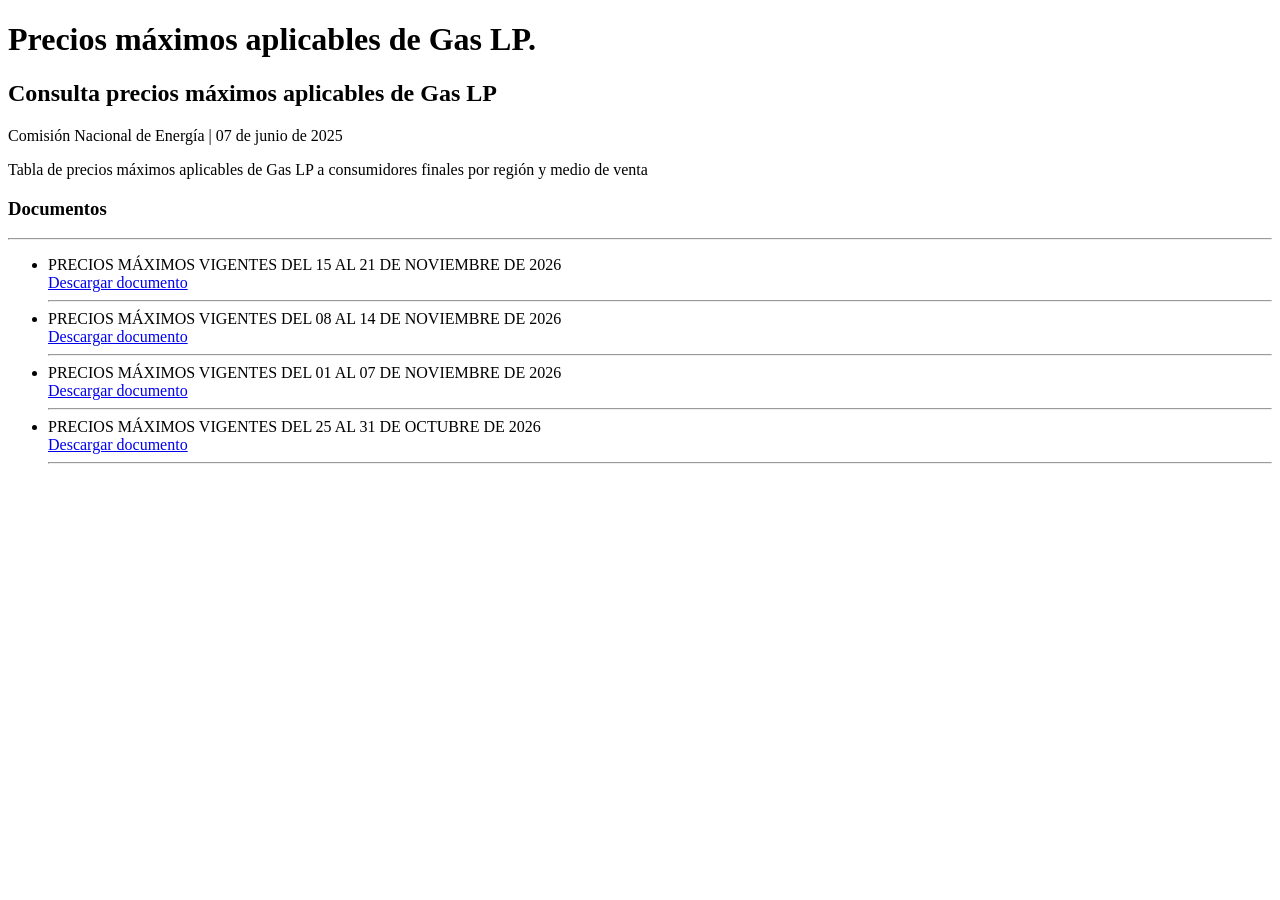
<file: tests/fixtures/gobmx-gas-lp.html>
<!DOCTYPE html>
<html lang="es"><head><meta charset="utf-8"><title>Precios máximos aplicables de Gas LP. | Comisión Nacional de Energía | Gobierno | gob.mx</title></head><body>
<!-- Recorded from https://www.gob.mx/cne/documentos/precios-maximos-aplicables-de-gas-lp-399897 on 2026-11-17, trimmed to the first four documents. -->
<h1 class="bottom-buffer">Precios máximos aplicables de Gas LP.</h1>
        <h2>Consulta precios máximos aplicables de Gas LP</h2>
        <div>
          Comisión Nacional de Energía |
          07 de junio de 2025
        </div>
        <div class="pull-left">
          <div class="-box">

          </div>
        </div>

        <div class="col-md-12 col-xs-12 col-article-body bottom-buffer"><p>Tabla de precios m&aacute;ximos aplicables de Gas LP a consumidores finales por regi&oacute;n y medio de venta</p>
</div>
        <div class="clearfix">
          <div id="title">
          <h3>Documentos</h3>
          <hr class="red">
          </div>
          <div class="">
            <ul class="list-unstyled">


              <li class="clearfix documents" tabindex="0">
                <div class="col-md-10" style="text-transform: capitalize; overflow-wrap: break-word;">
                  PRECIOS MÁXIMOS VIGENTES DEL 15 AL 21 DE NOVIEMBRE DE 2026</div>
                <div class="col-md-2">
                  <a class="btn btn-default" href="/cms/uploads/attachment/file/1116604/PRECIOS_MAXIMOS_VIGENTES_DEL_15_al_21_DE_NOVIEMBRE_DE_2026.pdf" target="_blank"
                    onClick="a_onClick('cne', 'PRECIOS MÁXIMOS VIGENTES DEL 15 AL 21 DE NOVIEMBRE DE 2026')">
                    <span  class=" glyphicon glyphicon-save" aria-hidden="true"></span>
                    <span class="sr-only">
                      Descargar documento
                    </span>
                  </a>
                </div>
                <hr class="col-md-12 clearfix">
              </li>


              <li class="clearfix documents" tabindex="1">
                <div class="col-md-10" style="text-transform: capitalize; overflow-wrap: break-word;">
                  PRECIOS MÁXIMOS VIGENTES DEL 08 AL 14 DE NOVIEMBRE DE 2026</div>
                <div class="col-md-2">
                  <a class="btn btn-default" href="/cms/uploads/attachment/file/1115181/PRECIOS_MAXIMOS_VIGENTES_DEL_8_al_14_de_noviembre_DE_2026.pdf" target="_blank"
                    onClick="a_onClick('cne', 'PRECIOS MÁXIMOS VIGENTES DEL 08 AL 14 DE NOVIEMBRE DE 2026')">
                    <span  class=" glyphicon glyphicon-save" aria-hidden="true"></span>
                    <span class="sr-only">
                      Descargar documento
                    </span>
                  </a>
                </div>
                <hr class="col-md-12 clearfix">
              </li>


              <li class="clearfix documents" tabindex="2">
                <div class="col-md-10" style="text-transform: capitalize; overflow-wrap: break-word;">
                  PRECIOS MÁXIMOS VIGENTES DEL 01 AL 07 DE NOVIEMBRE DE 2026</div>
                <div class="col-md-2">
                  <a class="btn btn-default" href="/cms/uploads/attachment/file/1113852/PRECIOS_MAXIMOS_VIGENTES_DEL_1_AL_7_DE_NOVIEMBRE_DE_2026.pdf" target="_blank"
                    onClick="a_onClick('cne', 'PRECIOS MÁXIMOS VIGENTES DEL 01 AL 07 DE NOVIEMBRE DE 2026')">
                    <span  class=" glyphicon glyphicon-save" aria-hidden="true"></span>
                    <span class="sr-only">
                      Descargar documento
                    </span>
                  </a>
                </div>
                <hr class="col-md-12 clearfix">
              </li>


              <li class="clearfix documents" tabindex="3">
                <div class="col-md-10" style="text-transform: capitalize; overflow-wrap: break-word;">
                  PRECIOS MÁXIMOS VIGENTES DEL 25 AL 31 DE OCTUBRE DE 2026</div>
                <div class="col-md-2">
                  <a class="btn btn-default" href="/cms/uploads/attachment/file/1111481/PRECIOS_MAXIMOS_VIGENTES_DEL_25_AL_31_DE_OCTUBRE_DE_2026.pdf" target="_blank"
                    onClick="a_onClick('cne', 'PRECIOS MÁXIMOS VIGENTES DEL 25 AL 31 DE OCTUBRE DE 2026')">
                    <span  class=" glyphicon glyphicon-save" aria-hidden="true"></span>
                    <span class="sr-only">
                      Descargar documento
                    </span>
                  </a>
                </div>
                <hr class="col-md-12 clearfix">
              </li>
</ul></div></div></body></html>
</file>
<file: docs/assets/styles.css>
/* radar·energía. Identity: pivotek.mx. Fonts are self-hosted (SIL OFL, see fonts/). */

@font-face { font-family: "JetBrains Mono"; font-style: normal; font-weight: 400; font-display: swap; src: url(fonts/jetbrains-mono-latin-400-normal.woff2) format("woff2"); }
@font-face { font-family: "JetBrains Mono"; font-style: normal; font-weight: 700; font-display: swap; src: url(fonts/jetbrains-mono-latin-700-normal.woff2) format("woff2"); }
@font-face { font-family: "Inter"; font-style: normal; font-weight: 400; font-display: swap; src: url(fonts/inter-latin-400-normal.woff2) format("woff2"); }
@font-face { font-family: "Inter"; font-style: normal; font-weight: 600; font-display: swap; src: url(fonts/inter-latin-600-normal.woff2) format("woff2"); }
@font-face { font-family: "Cormorant Garamond"; font-style: italic; font-weight: 500; font-display: swap; src: url(fonts/cormorant-garamond-latin-500-italic.woff2) format("woff2"); }

:root {
  --ink: #0a0c10;
  --ink-2: #11141b;
  --ink-3: #191d27;
  --line: #262b3a;
  --paper: #eceee6;
  --muted: #969dab;
  --lime: #cfff45;
  --amber: #ffb648;
  --coral: #ff5d47;
  --cyan: #7fd8ff;
  --mono: "JetBrains Mono", ui-monospace, SFMono-Regular, Menlo, Consolas, monospace;
  --sans: Inter, ui-sans-serif, -apple-system, "Segoe UI", Roboto, Helvetica, Arial, sans-serif;
  --serif: "Cormorant Garamond", "Iowan Old Style", Georgia, serif;
  --radius: 14px;
  --gutter: 16px;
  color-scheme: dark;
}
@media (min-width: 720px) { :root { --gutter: 32px; } }

* { box-sizing: border-box; }
html { scroll-behavior: smooth; -webkit-text-size-adjust: 100%; }
@media (prefers-reduced-motion: reduce) {
  html { scroll-behavior: auto; }
  *, *::before, *::after { animation: none !important; transition: none !important; }
}

body {
  margin: 0;
  background-color: var(--ink);
  background-image:
    radial-gradient(900px 420px at 88% -8%, rgba(207, 255, 69, 0.07), transparent 60%),
    linear-gradient(var(--ink-2) 1px, transparent 1px),
    linear-gradient(90deg, var(--ink-2) 1px, transparent 1px);
  background-size: auto, 44px 44px, 44px 44px;
  color: var(--paper);
  font-family: var(--mono);
  font-size: 14px;
  line-height: 1.6;
  -webkit-font-smoothing: antialiased;
  overflow-x: hidden;
}
@media (min-width: 720px) { body { font-size: 15px; } }

a { color: var(--lime); text-decoration: none; }
a:hover { text-decoration: underline; text-underline-offset: 3px; }
:focus-visible { outline: 2px solid var(--lime); outline-offset: 2px; border-radius: 4px; }
.muted { color: var(--muted); }
.small { font-size: 12px; }
[hidden] { display: none !important; }

.wrap { width: min(1180px, 100%); margin: 0 auto; padding: 0 var(--gutter); }
.skip { position: absolute; left: -999px; top: 8px; background: var(--lime); color: var(--ink); padding: 8px 12px; border-radius: 8px; z-index: 50; }
.skip:focus { left: 8px; }

/* Header */
.top { position: sticky; top: 0; z-index: 20; background: rgba(10, 12, 16, 0.9); backdrop-filter: blur(10px); border-bottom: 1px solid var(--ink-3); }
.top-row { display: flex; align-items: center; gap: 12px; min-height: 56px; }
.brand { display: inline-flex; align-items: center; gap: 9px; color: var(--paper); font-weight: 700; letter-spacing: -0.02em; white-space: nowrap; }
.brand b { color: var(--lime); }
.brand:hover { text-decoration: none; }
/* PIVOTEK logo next to the site name (orange on ink; isotype on narrow screens) */
.pvk { display: flex; align-items: center; flex: none; height: 22px; margin-left: 4px; padding-left: 16px; border-left: 1px solid var(--line); }
.pvk:hover { text-decoration: none; opacity: 0.85; }
.pvk img { display: block; transform: translateY(2px); }
.pvk-iso { display: none !important; }
@media (max-width: 360px) { .pvk-logo { display: none !important; } .pvk-iso { display: block !important; } }
.top-row { flex-wrap: wrap; }
.nav { order: 3; display: flex; flex-wrap: wrap; gap: 4px 16px; width: 100%; padding: 0 0 10px; font-size: 12px; }
.nav a { color: var(--muted); }
.nav a:hover { color: var(--paper); }
@media (min-width: 760px) { .top-row { flex-wrap: nowrap; } .nav { order: 0; width: auto; padding: 0; margin-left: auto; gap: 18px; font-size: 13px; } }
.lang { margin-left: auto; font: inherit; font-size: 12px; font-weight: 700; color: var(--ink); background: var(--lime); border: 0; border-radius: 999px; padding: 6px 12px; cursor: pointer; min-height: 32px; }
@media (min-width: 760px) { .lang { margin-left: 8px; } }

/* Hero */
.hero { padding-top: 40px; padding-bottom: 16px; display: grid; gap: 24px; align-items: center; }
.hero-radar { display: none; margin: 0; }
@media (min-width: 1000px) { .hero { grid-template-columns: minmax(0, 1fr) 360px; } .hero-radar { display: block; } }
.hero-radar figcaption { color: var(--muted); font-size: 11px; text-align: center; margin-top: 6px; }
.radar { width: 100%; height: auto; display: block; overflow: visible; }
.radar .ring { fill: none; stroke: var(--line); stroke-width: 1; }
.radar .spoke { stroke: var(--ink-3); stroke-width: 1; }
.radar .rim { font-family: var(--mono); font-size: 9px; text-anchor: middle; dominant-baseline: middle; letter-spacing: 0.06em; }
.radar .sweep { transform-origin: 180px 180px; animation: sweep 7s linear infinite; }
.radar .blip { opacity: 0.85; }
.radar .blip.fresh { stroke: var(--paper); stroke-width: 1.2; }
@keyframes sweep { to { transform: rotate(360deg); } }
@media (prefers-reduced-motion: reduce) { .radar .sweep { display: none; } }
.kicker { color: var(--muted); font-size: 12px; text-transform: uppercase; letter-spacing: 0.08em; margin: 0 0 14px; }
.kicker time { color: var(--paper); }
.dot { display: inline-block; width: 8px; height: 8px; border-radius: 50%; background: var(--lime); box-shadow: 0 0 0 0 rgba(207, 255, 69, 0.6); animation: pulse 2.4s infinite; vertical-align: 1px; }
@keyframes pulse { 0% { box-shadow: 0 0 0 0 rgba(207, 255, 69, 0.55); } 70% { box-shadow: 0 0 0 10px rgba(207, 255, 69, 0); } 100% { box-shadow: 0 0 0 0 rgba(207, 255, 69, 0); } }
h1 { font-family: var(--sans); font-weight: 600; font-size: clamp(30px, 6.4vw, 58px); line-height: 1.05; letter-spacing: -0.035em; margin: 0; max-width: 17ch; }
h1 em { font-family: var(--serif); font-style: italic; font-weight: 500; color: var(--lime); letter-spacing: -0.01em; }
.hero-sub { font-family: var(--sans); color: #c9ccd3; font-size: 16px; max-width: 62ch; margin: 18px 0 26px; }
.stats { display: grid; grid-template-columns: repeat(2, minmax(0, 1fr)); gap: 1px; background: var(--ink-3); border: 1px solid var(--ink-3); border-radius: var(--radius); overflow: hidden; margin: 0; }
@media (min-width: 760px) { .stats { grid-template-columns: repeat(4, minmax(0, 1fr)); } }
.stats div { background: var(--ink-2); padding: 14px 16px; }
.stats dt { color: var(--muted); font-size: 11px; text-transform: uppercase; letter-spacing: 0.06em; }
.stats dd { margin: 4px 0 0; font-size: 26px; font-weight: 700; color: var(--paper); letter-spacing: -0.02em; }
.stats div:first-child dd { color: var(--lime); }

/* Blocks */
.block { padding-top: 40px; scroll-margin-top: 92px; }
@media (min-width: 760px) { .block { scroll-margin-top: 64px; } }
.block-title { display: flex; align-items: baseline; gap: 12px; font-family: var(--sans); font-size: 22px; font-weight: 600; letter-spacing: -0.02em; margin: 0 0 14px; padding-bottom: 10px; border-bottom: 1px solid var(--line); }
.block-title .num { font-family: var(--mono); font-size: 12px; color: var(--lime); font-weight: 400; }
.block-note { color: var(--muted); font-size: 13px; margin: 0 0 14px; max-width: 80ch; }
.grid-main { display: grid; gap: 0 40px; }
@media (min-width: 1000px) { .grid-main { grid-template-columns: minmax(0, 1.35fr) minmax(0, 1fr); } }
.lede { margin: 0 0 12px; }
.lede strong { color: var(--lime); }
.empty { color: var(--muted); border: 1px dashed var(--line); border-radius: var(--radius); padding: 14px 16px; margin: 0 0 14px; }
.sub { font-family: var(--mono); font-size: 13px; font-weight: 400; color: var(--muted); margin: 18px 0 10px; }
.sub time { color: var(--paper); }

/* Items */
.items { list-style: none; margin: 0; padding: 0; display: grid; gap: 10px; }
.item { background: var(--ink-2); border: 1px solid var(--ink-3); border-radius: var(--radius); padding: 14px 16px; transition: border-color 0.15s; }
.item:hover { border-color: var(--line); }
.meta { display: flex; flex-wrap: wrap; align-items: center; gap: 6px 10px; margin: 0 0 6px; font-size: 11px; color: var(--muted); text-transform: uppercase; letter-spacing: 0.05em; }
.meta-iss { text-transform: none; letter-spacing: 0; overflow-wrap: anywhere; }
.meta-date { margin-left: auto; text-transform: none; color: var(--paper); }
.src { font-weight: 700; color: var(--ink); background: var(--lime); border-radius: 4px; padding: 1px 6px; letter-spacing: 0.04em; }
.src-cne { background: var(--cyan); }
.src-sener { background: var(--amber); }
.src-asea { background: var(--coral); }
.src-cenace { background: var(--paper); }
.item-title { font-family: var(--sans); font-size: 15px; font-weight: 400; line-height: 1.45; margin: 0 0 8px; }
.item-title a { color: var(--paper); }
.item-title a:hover { color: var(--lime); }
.chips { list-style: none; display: flex; flex-wrap: wrap; gap: 6px; margin: 0; padding: 0; }
.chip { font-size: 11px; border: 1px solid var(--line); border-radius: 999px; padding: 1px 8px; color: var(--paper); }
.chip.agency { color: var(--muted); }
.chip::before { content: ""; display: inline-block; width: 6px; height: 6px; border-radius: 50%; margin-right: 6px; vertical-align: 1px; background: var(--muted); }
.chip.agency::before { display: none; }
.ss-electricidad::before, .bar-fill.ss-electricidad { background: var(--lime); }
.ss-hidrocarburos::before, .bar-fill.ss-hidrocarburos { background: var(--coral); }
.ss-gas-natural::before, .bar-fill.ss-gas-natural { background: var(--cyan); }
.ss-petroliferos::before, .bar-fill.ss-petroliferos { background: var(--amber); }
.ss-renovables::before, .bar-fill.ss-renovables { background: #8ff0a4; }
.ss-mineria::before, .bar-fill.ss-mineria { background: #c9a7ff; }
.ss-general::before, .bar-fill.ss-general { background: var(--muted); }
.rules { margin: 8px 0 0; font-size: 11px; color: var(--muted); overflow-wrap: anywhere; }

/* Market cards */
.cards { display: grid; gap: 12px; grid-template-columns: minmax(0, 1fr); }
@media (min-width: 760px) { .cards { grid-template-columns: repeat(2, minmax(0, 1fr)); } }
@media (min-width: 1100px) { .cards { grid-template-columns: repeat(3, minmax(0, 1fr)); } .cards.two { grid-template-columns: repeat(2, minmax(0, 1fr)); } }
.card { background: var(--ink-2); border: 1px solid var(--ink-3); border-radius: var(--radius); padding: 16px; min-width: 0; }
.mk-zones, .mk-fuel { grid-column: 1 / -1; }
.mk-title { display: flex; justify-content: space-between; align-items: baseline; gap: 10px; font-family: var(--mono); font-size: 12px; font-weight: 700; text-transform: uppercase; letter-spacing: 0.06em; margin: 0 0 10px; color: var(--paper); }
.unit { color: var(--muted); font-weight: 400; text-transform: none; letter-spacing: 0; font-size: 12px; white-space: nowrap; }
.mk-value { font-size: 34px; font-weight: 700; letter-spacing: -0.03em; margin: 0; color: var(--lime); }
.mk-note, .mk-foot { color: var(--muted); font-size: 12px; margin: 8px 0 0; }
.mk-note time, .mk-foot time { color: var(--paper); }
.delta { font-size: 12px; white-space: nowrap; }
.delta.up { color: var(--amber); }
.delta.down { color: var(--cyan); }
.delta.flat { color: var(--muted); }
.mk p { margin-top: 0; }
.spark { display: block; margin: 8px 0 0; max-width: 100%; height: auto; }
.spark-line { fill: none; stroke: var(--lime); stroke-width: 1.6; stroke-linejoin: round; stroke-linecap: round; }
.spark-area { fill: rgba(207, 255, 69, 0.08); }
.spark-dot { fill: var(--lime); }
.zones { list-style: none; margin: 12px 0 0; padding: 0; display: grid; gap: 10px; grid-template-columns: repeat(2, minmax(0, 1fr)); }
@media (min-width: 760px) { .zones { grid-template-columns: repeat(3, minmax(0, 1fr)); } }
@media (min-width: 1100px) { .mk-zones .zones { grid-template-columns: repeat(6, minmax(0, 1fr)); } }
.zone { background: var(--ink); border: 1px solid var(--ink-3); border-radius: 10px; padding: 10px 12px; min-width: 0; }
.zone p { margin: 0; }
.zone-name { font-size: 12px; color: var(--paper); }
.sys { color: var(--muted); font-size: 10px; border: 1px solid var(--line); border-radius: 4px; padding: 0 4px; }
.zone-value { font-size: 20px; font-weight: 700; letter-spacing: -0.02em; margin: 2px 0 !important; }
.zone-range { color: var(--muted); font-size: 10px; margin-top: 6px !important; }
.doc-title { font-family: var(--sans); font-size: 15px; line-height: 1.4; }
.manual { list-style: none; margin: 10px 0 0; padding: 0; display: grid; gap: 10px; font-size: 13px; }
.why { color: var(--muted); font-size: 12px; }
.pill { display: inline-block; font-size: 10px; font-weight: 700; letter-spacing: 0.06em; padding: 1px 7px; border-radius: 999px; color: var(--ink); }
.pill.verde { background: #8ff0a4; }
.pill.amarillo { background: var(--amber); }
.pill.rojo { background: var(--coral); }

/* Pulse bars */
.pulse-total { margin: 0 0 10px; color: var(--muted); }
.pulse-total strong { color: var(--paper); font-size: 22px; }
.bars { list-style: none; margin: 0; padding: 0; display: grid; gap: 6px; }
.bars li { display: grid; grid-template-columns: 9.5em minmax(0, 1fr) 2.5em; align-items: center; gap: 8px; font-size: 12px; }
.bar { height: 10px; background: var(--ink); border-radius: 999px; overflow: hidden; border: 1px solid var(--ink-3); }
.bar-fill { display: block; height: 100%; border-radius: 999px; }
.bar-n { text-align: right; color: var(--paper); }

/* Search and archive */
.search { display: grid; gap: 10px; grid-template-columns: minmax(0, 1fr) minmax(0, 1fr); align-items: end; background: var(--ink-2); border: 1px solid var(--ink-3); border-radius: var(--radius); padding: 14px; }
.field { display: grid; gap: 4px; font-size: 11px; color: var(--muted); text-transform: uppercase; letter-spacing: 0.05em; min-width: 0; }
.field.grow { grid-column: 1 / -1; }
@media (min-width: 900px) { .search { grid-template-columns: minmax(0, 2fr) repeat(3, minmax(0, 1fr)) auto; } .field.grow { grid-column: auto; } }
input, select, .clear { font: inherit; font-size: 14px; color: var(--paper); background: var(--ink); border: 1px solid var(--line); border-radius: 10px; padding: 9px 10px; min-height: 42px; width: 100%; text-transform: none; letter-spacing: 0; }
input::placeholder { color: #6d7382; }
.clear { cursor: pointer; width: auto; color: var(--muted); }
.clear:hover { color: var(--paper); border-color: var(--muted); }
.search-status { color: var(--muted); font-size: 12px; margin: 12px 0; }
.search-status strong { color: var(--lime); }
.day { margin: 0 0 18px; }
.day-title { font-family: var(--mono); font-size: 13px; font-weight: 700; margin: 0 0 8px; position: sticky; top: 86px; background: rgba(10, 12, 16, 0.92); padding: 6px 0; z-index: 2; }
mark { background: rgba(207, 255, 69, 0.22); color: var(--paper); border-radius: 3px; padding: 0 1px; }

/* RSS */
.rss-grid { display: grid; gap: 18px; }
@media (min-width: 900px) { .rss-grid { grid-template-columns: minmax(0, 1fr) minmax(0, 1.2fr); } }
.prose { font-family: var(--sans); color: #c9ccd3; max-width: 60ch; }
.prose p { margin: 0 0 12px; }
.feeds { list-style: none; margin: 0; padding: 0; display: grid; gap: 8px; }
.feeds li { display: grid; grid-template-columns: minmax(0, 1fr) auto; gap: 2px 10px; align-items: center; background: var(--ink-2); border: 1px solid var(--ink-3); border-radius: 10px; padding: 10px 12px; }
.feed-name { font-size: 12px; font-weight: 700; grid-column: 1; }
.feed-url { font-size: 11px; color: var(--muted); grid-column: 1; overflow-wrap: anywhere; }
.copy { grid-column: 2; grid-row: 1 / span 2; font: inherit; font-size: 11px; color: var(--ink); background: var(--lime); border: 0; border-radius: 999px; padding: 6px 12px; cursor: pointer; min-height: 32px; }

/* Sources */
.table-wrap { overflow-x: auto; border: 1px solid var(--ink-3); border-radius: var(--radius); }
.sources { width: 100%; border-collapse: collapse; font-size: 13px; min-width: 560px; }
.sources th, .sources td { text-align: left; vertical-align: top; padding: 10px 12px; border-bottom: 1px solid var(--ink-3); }
.sources th { font-size: 11px; text-transform: uppercase; letter-spacing: 0.06em; color: var(--muted); background: var(--ink-2); }
.sources tr:last-child td { border-bottom: 0; }
.table-wrap + .block-note { margin-top: 12px; }

/* Footer */
.foot { margin-top: 56px; border-top: 1px solid var(--ink-3); background: var(--ink-2); padding: 26px 0 34px; }
.foot-grid { display: grid; gap: 12px; }
.credit { margin: 0; font-weight: 700; }
.tagline { margin: 2px 0 0; font-family: var(--serif); font-style: italic; font-size: 18px; color: var(--muted); }
.disclaimer { margin: 0; color: var(--paper); border-left: 3px solid var(--amber); padding: 4px 0 4px 12px; max-width: 80ch; }
.foot p.small { margin: 0; }
@media (min-width: 760px) { .day-title { top: 56px; } }
</file>
